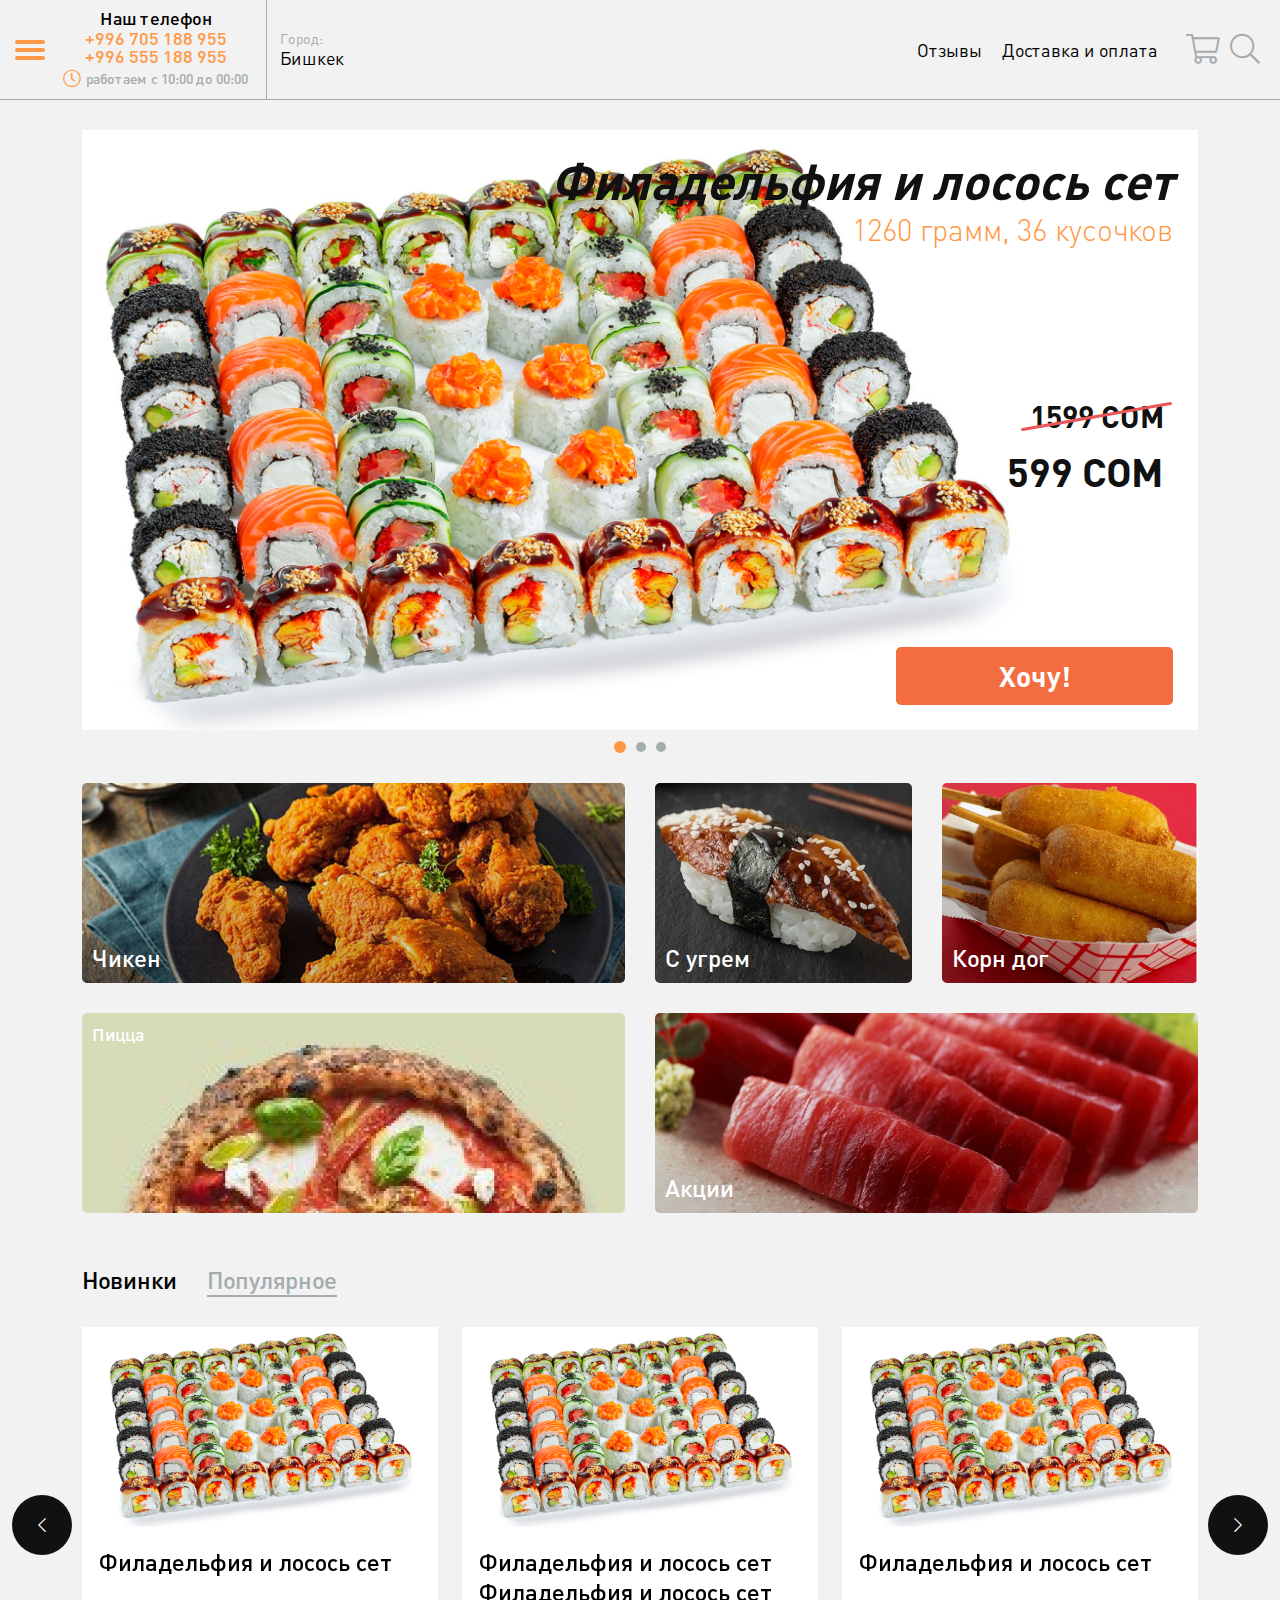
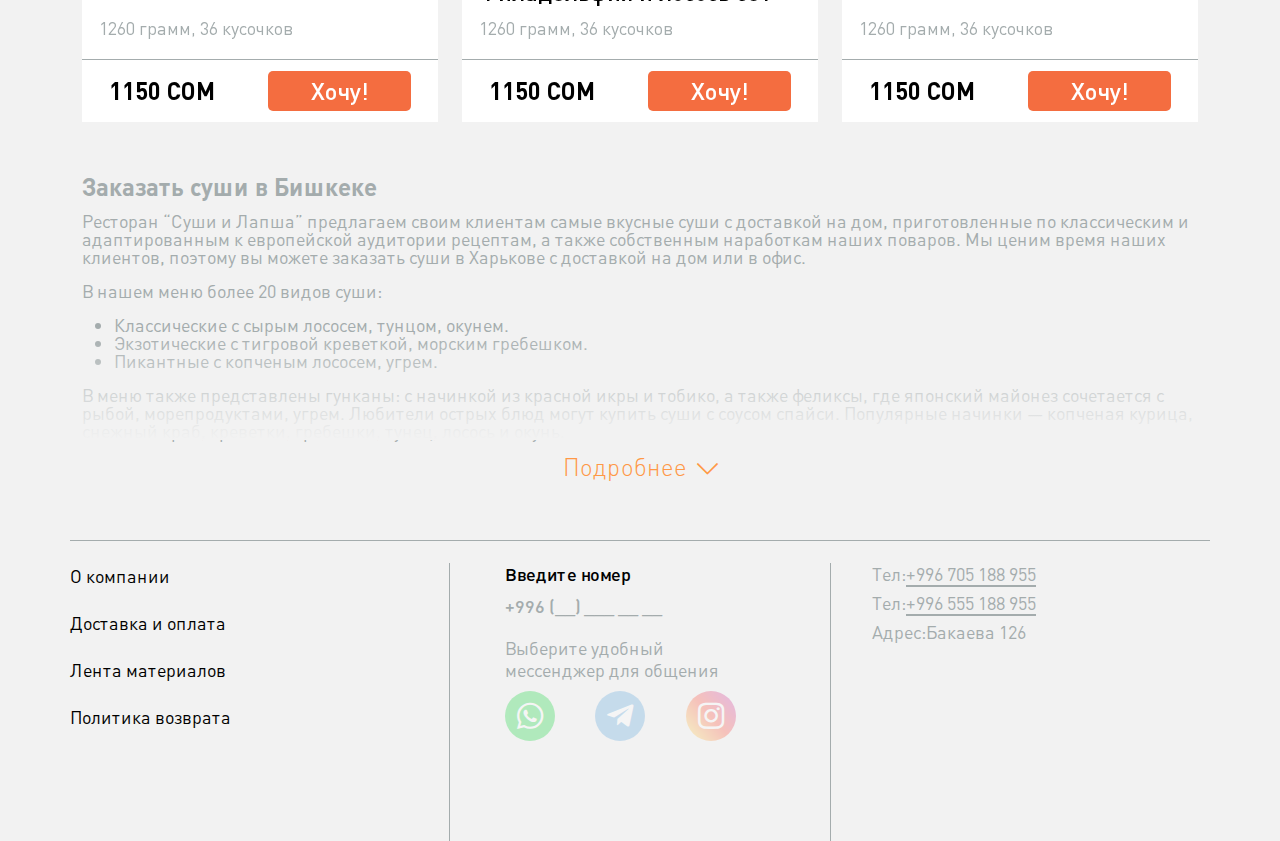
<file: index.html>
<!DOCTYPE html>
<html lang="en">
<head>
  <meta charset="UTF-8">
  <meta http-equiv="X-UA-Compatible" content="IE=edge">
  <meta name="viewport" content="width=device-width, initial-scale=1.0">
  <title>Romsen</title>
  <link rel="stylesheet" href="css/bootstrap.css">
  <link rel="stylesheet" href="css/main.css">
</head>
<body>
  
  <!-- navbar -->
  <nav class="navbar">
    <div class="navbar-navigation d-flex align-items-center">
      <a href="#!" class="navbar-navigation__logo d-md-none d-flex">
        <img src="images/logo.png" alt="">
      </a>
      <a href="#menu" data-bs-toggle="offcanvas" class="navbar-navigation__btn d-md-flex d-none flex-column justify-content-center">
        <span></span>
        <span></span>
        <span></span>
      </a>
    </div>
    <div class="navbar-contacts d-flex flex-md-column flex-row align-items-center flex-md-grow-0 flex-grow-1 justify-content-around">
      <div class="navbar-contacts__phones d-flex flex-column align-items-center">
        <h3>Наш телефон</h3>
        <a href="#!">+996 705 188 955</a>
        <a href="#!">+996 555 188 955</a>
      </div>
      <p class="navbar-contacts__time f300 icon-clock d-flex flex-md-row flex-column align-items-center">
        <span>работаем</span>
        <span>с 10:00 до 00:00</span>
      </p>
    </div>
    <div class="navbar-info d-md-flex d-none align-items-center justify-content-between flex-grow-1">
      <div class="navbar-info__location">
        <p>Город:</p>
        <h3>Бишкек</h3>
      </div>
      <div class="navbar-info__links d-flex align-items-center">
        <a href="reviews.html">Отзывы</a>
        <a href="#!">Доставка и оплата</a>
      </div>
    </div>
    <div class="navbar-icons d-flex align-items-center">
      <a href="#cart" data-bs-toggle="offcanvas" class="f300 icon-cart d-md-flex d-none"></a>
      <a href="#!" class="f300 icon-search"></a>
    </div>
  </nav>
  <nav class="navbar-bottom d-md-none d-flex justify-content-center fixed-bottom w-100">
    <a href="#menu" data-bs-toggle="offcanvas" class="navbar-bottom__link d-flex flex-column align-items-center">
      <img src="images/icon-menu-bottom/icon1.svg" alt="">
      <span>Меню</span>
    </a>
    <a href="#cart" data-bs-toggle="offcanvas" class="navbar-bottom__link d-flex flex-column align-items-center">
      <img src="images/icon-menu-bottom/icon2.svg" alt="">
      <span>Корзина</span>
    </a>
    <a href="#!" class="navbar-bottom__link d-flex flex-column align-items-center">
      <img src="images/icon-menu-bottom/icon3.svg" alt="">
      <span>Отзывы</span>
    </a>
  </nav>
  <!-- menu-left -->
  <div class="offcanvas offcanvas-start menu" id="menu">
    <div class="offcanvas-header flex-column align-items-center">
      <button type="button" class="btn-close align-self-end" data-bs-dismiss="offcanvas"></button>
      <a href="index.html" class="menu-logo d-flex flex-column align-items-center">
        <img src="images/logo.png" alt="">
        <span>romsem</span>
      </a>
    </div>
    <div class="offcanvas-body d-flex justify-content-center">
      <ul class="menu-list navbar-nav">
        <li><a class="" href="#!"><img src="images/icon-menu/item1.svg" alt=""><span>Пицца</span></a></li>
        <li><a class="" href="#!"><img src="images/icon-menu/item2.svg" alt=""><span>Сеты</span></a></li>
        <li><a class="" href="#!"><img src="images/icon-menu/item3.svg" alt=""><span>WOK</span></a></li>
        <li><a class="" href="#!"><img src="images/icon-menu/item4.svg" alt=""><span>Роллы</span></a></li>
        <li><a class="" href="#!"><img src="images/icon-menu/item5.svg" alt=""><span>Суши</span></a></li>
        <li><a class="soon" href="#!"><img src="images/icon-menu/item6.svg" alt=""><span>Салаты</span></a></li>
        <li><a class="soon" href="#!"><img src="images/icon-menu/item7.svg" alt=""><span>Супы</span></a></li>
        <li><a class="" href="#!"><img src="images/icon-menu/item8.svg" alt=""><span>Корн доги</span></a></li>
        <li><a class="" href="#!"><img src="images/icon-menu/item9.svg" alt=""><span>Напитки</span></a></li>
        <li><a class="" href="#!"><img src="images/icon-menu/item10.svg" alt=""><span>Акции</span></a></li>
      </ul>
    </div>
  </div>
  <!-- menu-left end -->
  <!-- menu-right -->
  <div class="offcanvas offcanvas-end cart" id="cart">
    <div class="offcanvas-header">
      <button type="button" class="btn-close" data-bs-dismiss="offcanvas"></button>
    </div>
    <div class="offcanvas-body">
      <div class="cart-products d-flex flex-column align-items-center">
        <h3>Ваша корзина пуста.</h3>
        <a href="#!">Добавьте же скорее что-нибудь!</a>
        <p>Бесплатная доставка от 800 СОМ</p>
      </div>
      <div class="cart-location d-flex flex-column align-items-center">
        <div class="cart-location__map">
          <iframe src="https://www.google.com/maps/embed?pb=!1m18!1m12!1m3!1d33085.97329625019!2d74.57597465452409!3d42.864094454504226!2m3!1f0!2f0!3f0!3m2!1i1024!2i768!4f13.1!3m3!1m2!1s0x389eb7b0b531a1db%3A0x13bdf575e8c155c9!2z0JTQstC1INCf0LDQu9C-0YfQutC4!5e0!3m2!1sru!2s!4v1640274874205!5m2!1sru!2s" loading="lazy"></iframe>
        </div>
        <span class="icon-marker f300"></span>
        <h3>Укажите адрес</h3>
        <a href="#!">И узнайте время доставки</a>
      </div>
    </div>
  </div>
  <!-- menu-right end -->
  <!-- navbar end -->
  
  <!-- header-slider -->
  <header class="header-slider container d-md-flex d-none">
    <div id="header-slider" class="carousel slide carousel-fade w-100" data-bs-interval="2000" data-bs-ride="carousel">
      <div class="carousel-inner">
        <div class="carousel-item active">
          <img src="images/sets/Rectangle1.png" alt="">
          <div class="carousel-caption d-flex flex-column align-items-end justify-content-between">
            <div class="carousel-caption__text">
              <h3>Филадельфия и лосось сет</h3>
              <p>1260 грамм, 36 кусочков</p>
            </div>
            <div class="carousel-caption__price d-flex flex-column align-items-end">
              <span class="carousel-caption__price--old">1599 СОМ</span>
              <span class="carousel-caption__price--new">599 СОМ</span>
            </div>
            <a href="#!" class="carousel-caption__btn">Хочу!</a>
          </div>
        </div>
        <div class="carousel-item">
          <img src="images/sets/Rectangle2.png" alt="">
          <div class="carousel-caption d-flex flex-column align-items-end justify-content-between">
            <div class="carousel-caption__text">
              <h3>Филадельфия и лосось сет</h3>
              <p>1260 грамм, 36 кусочков</p>
            </div>
            <div class="carousel-caption__price d-flex flex-column align-items-end">
              <span class="carousel-caption__price--old">1599 СОМ</span>
              <span class="carousel-caption__price--new">599 СОМ</span>
            </div>
            <a href="#!" class="carousel-caption__btn">Хочу!</a>
          </div>
        </div>
        <div class="carousel-item">
          <img src="images/sets/Rectangle3.png" alt="">
          <div class="carousel-caption d-flex flex-column align-items-end justify-content-between">
            <div class="carousel-caption__text">
              <h3>Филадельфия и лосось сет</h3>
              <p>1260 грамм, 36 кусочков</p>
            </div>
            <div class="carousel-caption__price d-flex flex-column align-items-end">
              <span class="carousel-caption__price--old">1599 СОМ</span>
              <span class="carousel-caption__price--new">599 СОМ</span>
            </div>
            <a href="#!" class="carousel-caption__btn">Хочу!</a>
          </div>
        </div>
      </div>
      
      <ul class="carousel-indicators">
        <li data-bs-target="#header-slider" data-bs-slide-to="0" class="active"></li>
        <li data-bs-target="#header-slider" data-bs-slide-to="1"></li>
        <li data-bs-target="#header-slider" data-bs-slide-to="2"></li>
      </ul>
    </div>
  </header>
  <!-- header-slider end -->
  
  <!-- categories -->
  <section class="categories container">
    <div class="row categories__items">
      <div class="col-6 order-md-last">
        <a href="#!" class="categories-item">
          <img src="images/category/item1.jpg" alt="" class="categories-item__img">
          <p>Пицца</p>
        </a>
      </div>
      <div class="col-6 d-md-none d-flex">
        <a href="#!" class="categories-item">
          <img src="images/category/item2.jpg" alt="" class="categories-item__img">
          <p>Сеты</p>
        </a>
      </div>
      <div class="col-6 d-md-none d-flex">
        <a href="#!" class="categories-item">
          <img src="images/category/item3.jpg" alt="" class="categories-item__img">
          <p>WOK</p>
        </a>
      </div>
      <div class="col-6 d-md-none d-flex">
        <a href="#!" class="categories-item">
          <img src="images/category/item4.jpg" alt="" class="categories-item__img">
          <p>Роллы</p>
        </a>
      </div>
      <div class="col-6 d-md-none d-flex">
        <a href="#!" class="categories-item">
          <img src="images/category/item5.jpg" alt="" class="categories-item__img">
          <p>Суши</p>
        </a>
      </div>
      <div class="col-6 d-md-none d-flex soon">
        <a href="#!" class="categories-item">
          <img src="images/category/item6.jpg" alt="" class="categories-item__img">
          <p>Супы</p>
        </a>
      </div>
      <div class="col-6 d-md-none d-flex soon">
        <a href="#!" class="categories-item">
          <img src="images/category/item7.jpg" alt="" class="categories-item__img">
          <p>Салаты</p>
        </a>
      </div>
      <div class="col-6 d-md-none d-flex">
        <a href="#!" class="categories-item">
          <img src="images/category/item8.jpg" alt="" class="categories-item__img">
          <p>Напитки</p>
        </a>
      </div>
      <div class="col-12 d-md-none d-flex">
        <a href="#!" class="categories-item">
          <img src="images/category/item9.jpg" alt="" class="categories-item__img">
          <p>Комбо</p>
        </a>
      </div>
      <div class="col-6 col-md-3">
        <a href="#!" class="categories-item">
          <img src="images/category/item10.jpg" alt="" class="categories-item__img">
          <p>С угрем</p>
        </a>
      </div>
      <div class="col-6 col-md-3">
        <a href="#!" class="categories-item">
          <img src="images/category/item11.jpg" alt="" class="categories-item__img">
          <p>Корн дог</p>
        </a>
      </div>
      <div class="col-12 col-md-6 order-md-first">
        <a href="#!" class="categories-item">
          <img src="images/category/item12.jpg" alt="" class="categories-item__img">
          <p>Чикен</p>
        </a>
      </div>
      <div class="col-12 col-md-6 order-md-last">
        <a href="#!" class="categories-item">
          <img src="images/category/item13.jpg" alt="" class="categories-item__img">
          <p>Акции</p>
        </a>
      </div>
    </div>
  </section>
  <!-- categories end -->
  
  <!-- tabs -->
  <section class="tabs d-md-flex flex-column d-none">
    <div class="container">
      <div class="nav tabs-links">
        <a href="#link1" data-bs-toggle="tab" class="active">Новинки</a>
        <a href="#link2" data-bs-toggle="tab">Популярное</a>
      </div>
    </div>
    <div class="container-fluid">
      <div class="tab-content">
        <div class="tab-pane show fade active" id="link1">
          <div id="new-product" class="carousel slide" data-bs-ride="carousel">
            <div class="container">
              <div class="carousel-inner">
                <div class="carousel-item active">
                  <div class="row">
                    <div class="col-4">
                      <div class="product-card d-flex flex-column align-items-center">
                        <img src="images/sets/Rectangle1.png" alt="" class="product-card__img">
                        <div class="product-card__content h-100 justify-content-between d-flex flex-column w-100">
                          <div class="product-card__content--text flex-grow-1 justify-content-between d-flex flex-column w-100">
                            <h3>Филадельфия и лосось сет</h3>
                            <p>1260 грамм, 36 кусочков</p>
                          </div>
                          <div class="product-card__content--price d-flex w-100 flex-lg-row flex-column align-items-center justify-content-around">
                            <span>1150 СОМ</span>
                            <a href="#!" class="product-card__btn">Хочу!</a>
                          </div>
                        </div>
                      </div>
                    </div>
                    <div class="col-4">
                      <div class="product-card d-flex flex-column align-items-center">
                        <img src="images/sets/Rectangle1.png" alt="" class="product-card__img">
                        <div class="product-card__content h-100 justify-content-between d-flex flex-column w-100">
                          <div class="product-card__content--text flex-grow-1 justify-content-between d-flex flex-column w-100">
                            <h3>Филадельфия и лосось сет Филадельфия и лосось сет</h3>
                            <p>1260 грамм, 36 кусочков</p>
                          </div>
                          <div class="product-card__content--price d-flex w-100 flex-lg-row flex-column align-items-center justify-content-around">
                            <span>1150 СОМ</span>
                            <a href="#!" class="product-card__btn">Хочу!</a>
                          </div>
                        </div>
                      </div>
                    </div>
                    <div class="col-4">
                      <div class="product-card d-flex flex-column align-items-center">
                        <img src="images/sets/Rectangle1.png" alt="" class="product-card__img">
                        <div class="product-card__content h-100 justify-content-between d-flex flex-column w-100">
                          <div class="product-card__content--text flex-grow-1 justify-content-between d-flex flex-column w-100">
                            <h3>Филадельфия и лосось сет</h3>
                            <p>1260 грамм, 36 кусочков</p>
                          </div>
                          <div class="product-card__content--price d-flex w-100 flex-lg-row flex-column align-items-center justify-content-around">
                            <span>1150 СОМ</span>
                            <a href="#!" class="product-card__btn">Хочу!</a>
                          </div>
                        </div>
                      </div>
                    </div>
                  </div>
                </div>
                <div class="carousel-item">
                  <div class="row">
                    <div class="col-4">
                      <div class="product-card d-flex flex-column align-items-center">
                        <img src="images/sets/Rectangle1.png" alt="" class="product-card__img">
                        <div class="product-card__content h-100 justify-content-between d-flex flex-column w-100">
                          <div class="product-card__content--text flex-grow-1 justify-content-between d-flex flex-column w-100">
                            <h3>Филадельфия и лосось сет</h3>
                            <p>1260 грамм, 36 кусочков</p>
                          </div>
                          <div class="product-card__content--price d-flex w-100 flex-lg-row flex-column align-items-center justify-content-around">
                            <span>1150 СОМ</span>
                            <a href="#!" class="product-card__btn">Хочу!</a>
                          </div>
                        </div>
                      </div>
                    </div>
                    <div class="col-4">
                      <div class="product-card d-flex flex-column align-items-center">
                        <img src="images/sets/Rectangle1.png" alt="" class="product-card__img">
                        <div class="product-card__content h-100 justify-content-between d-flex flex-column w-100">
                          <div class="product-card__content--text flex-grow-1 justify-content-between d-flex flex-column w-100">
                            <h3>Филадельфия и лосось сет Филадельфия и лосось сет</h3>
                            <p>1260 грамм, 36 кусочков</p>
                          </div>
                          <div class="product-card__content--price d-flex w-100 flex-lg-row flex-column align-items-center justify-content-around">
                            <span>1150 СОМ</span>
                            <a href="#!" class="product-card__btn">Хочу!</a>
                          </div>
                        </div>
                      </div>
                    </div>
                    <div class="col-4">
                      <div class="product-card d-flex flex-column align-items-center">
                        <img src="images/sets/Rectangle1.png" alt="" class="product-card__img">
                        <div class="product-card__content h-100 justify-content-between d-flex flex-column w-100">
                          <div class="product-card__content--text flex-grow-1 justify-content-between d-flex flex-column w-100">
                            <h3>Филадельфия и лосось сет</h3>
                            <p>1260 грамм, 36 кусочков</p>
                          </div>
                          <div class="product-card__content--price d-flex w-100 flex-lg-row flex-column align-items-center justify-content-around">
                            <span>1150 СОМ</span>
                            <a href="#!" class="product-card__btn">Хочу!</a>
                          </div>
                        </div>
                      </div>
                    </div>
                  </div>
                </div>
              </div>
            </div>
            <a class="carousel-control-prev f300 icon-arr-left" href="#new-product" data-bs-slide="prev"></a>
            <a class="carousel-control-next f300 icon-arr-right" href="#new-product" data-bs-slide="next"></a>
          </div>
        </div>
        <div class="tab-pane show fade " id="link2">
          <div id="popular-product" class="carousel slide" data-bs-ride="carousel">
            <div class="container">
              <div class="carousel-inner">
                <div class="carousel-item active">
                  <div class="row">
                    <div class="col-4">
                      <div class="product-card d-flex flex-column align-items-center">
                        <img src="images/sets/Rectangle1.png" alt="" class="product-card__img">
                        <div class="product-card__content h-100 justify-content-between d-flex flex-column w-100">
                          <div class="product-card__content--text flex-grow-1 justify-content-between d-flex flex-column w-100">
                            <h3>Филадельфия и лосось сет</h3>
                            <p>1260 грамм, 36 кусочков</p>
                          </div>
                          <div class="product-card__content--price d-flex w-100 flex-lg-row flex-column align-items-center justify-content-around">
                            <span>1150 СОМ</span>
                            <a href="#!" class="product-card__btn">Хочу!</a>
                          </div>
                        </div>
                      </div>
                    </div>
                    <div class="col-4">
                      <div class="product-card d-flex flex-column align-items-center">
                        <img src="images/sets/Rectangle1.png" alt="" class="product-card__img">
                        <div class="product-card__content h-100 justify-content-between d-flex flex-column w-100">
                          <div class="product-card__content--text flex-grow-1 justify-content-between d-flex flex-column w-100">
                            <h3>Филадельфия и лосось сет Филадельфия и лосось сет</h3>
                            <p>1260 грамм, 36 кусочков</p>
                          </div>
                          <div class="product-card__content--price d-flex w-100 flex-lg-row flex-column align-items-center justify-content-around">
                            <span>1150 СОМ</span>
                            <a href="#!" class="product-card__btn">Хочу!</a>
                          </div>
                        </div>
                      </div>
                    </div>
                    <div class="col-4">
                      <div class="product-card d-flex flex-column align-items-center">
                        <img src="images/sets/Rectangle1.png" alt="" class="product-card__img">
                        <div class="product-card__content h-100 justify-content-between d-flex flex-column w-100">
                          <div class="product-card__content--text flex-grow-1 justify-content-between d-flex flex-column w-100">
                            <h3>Филадельфия и лосось сет</h3>
                            <p>1260 грамм, 36 кусочков</p>
                          </div>
                          <div class="product-card__content--price d-flex w-100 flex-lg-row flex-column align-items-center justify-content-around">
                            <span>1150 СОМ</span>
                            <a href="#!" class="product-card__btn">Хочу!</a>
                          </div>
                        </div>
                      </div>
                    </div>
                  </div>
                </div>
                <div class="carousel-item">
                  <div class="row">
                    <div class="col-4">
                      <div class="product-card d-flex flex-column align-items-center">
                        <img src="images/sets/Rectangle1.png" alt="" class="product-card__img">
                        <div class="product-card__content h-100 justify-content-between d-flex flex-column w-100">
                          <div class="product-card__content--text flex-grow-1 justify-content-between d-flex flex-column w-100">
                            <h3>Филадельфия и лосось сет</h3>
                            <p>1260 грамм, 36 кусочков</p>
                          </div>
                          <div class="product-card__content--price d-flex w-100 flex-lg-row flex-column align-items-center justify-content-around">
                            <span>1150 СОМ</span>
                            <a href="#!" class="product-card__btn">Хочу!</a>
                          </div>
                        </div>
                      </div>
                    </div>
                    <div class="col-4">
                      <div class="product-card d-flex flex-column align-items-center">
                        <img src="images/sets/Rectangle1.png" alt="" class="product-card__img">
                        <div class="product-card__content h-100 justify-content-between d-flex flex-column w-100">
                          <div class="product-card__content--text flex-grow-1 justify-content-between d-flex flex-column w-100">
                            <h3>Филадельфия и лосось сет Филадельфия и лосось сет</h3>
                            <p>1260 грамм, 36 кусочков</p>
                          </div>
                          <div class="product-card__content--price d-flex w-100 flex-lg-row flex-column align-items-center justify-content-around">
                            <span>1150 СОМ</span>
                            <a href="#!" class="product-card__btn">Хочу!</a>
                          </div>
                        </div>
                      </div>
                    </div>
                    <div class="col-4">
                      <div class="product-card d-flex flex-column align-items-center">
                        <img src="images/sets/Rectangle1.png" alt="" class="product-card__img">
                        <div class="product-card__content h-100 justify-content-between d-flex flex-column w-100">
                          <div class="product-card__content--text flex-grow-1 justify-content-between d-flex flex-column w-100">
                            <h3>Филадельфия и лосось сет</h3>
                            <p>1260 грамм, 36 кусочков</p>
                          </div>
                          <div class="product-card__content--price d-flex w-100 flex-lg-row flex-column align-items-center justify-content-around">
                            <span>1150 СОМ</span>
                            <a href="#!" class="product-card__btn">Хочу!</a>
                          </div>
                        </div>
                      </div>
                    </div>
                  </div>
                </div>
              </div>
            </div>
            <a class="carousel-control-prev f300 icon-arr-left" href="#popular-product" data-bs-slide="prev"></a>
            <a class="carousel-control-next f300 icon-arr-right" href="#popular-product" data-bs-slide="next"></a>
          </div>
        </div>
      </div>
    </div>
  </section>
  <!-- tabs end -->
  
  <!-- content -->
  <section class="content container">
    <div class="content-text position-relative">
      <h3>Заказать суши в Бишкеке</h3>
      <p>Ресторан “Суши и Лапша” предлагаем своим клиентам самые вкусные суши с доставкой на дом, приготовленные по классическим и адаптированным к европейской аудитории рецептам, а также собственным наработкам наших поваров. Мы ценим время наших клиентов, поэтому вы можете заказать суши в Харькове с доставкой на дом или в офис.</p>
      <p>В нашем меню более 20 видов суши:</p>
      <ul>
        <li>Классические с сырым лососем, тунцом, окунем.</li>
        <li>Экзотические с тигровой креветкой, морским гребешком.</li>
        <li>Пикантные с копченым лососем, угрем.</li>
      </ul>
      <p>В меню также представлены гунканы: с начинкой из красной икры и тобико, а также феликсы, где японский майонез сочетается с рыбой, морепродуктами, угрем. Любители острых блюд могут купить суши с соусом спайси. Популярные начинки — копченая курица, снежный краб, креветки, гребешки, тунец, лосось и окунь.</p>
    </div>
    <a href="#!" class="content-btn f300 icon-arr-down d-flex flex-row-reverse align-items-center justify-content-center">Подробнее</a>
  </section>
  <!-- content end -->
  
  <!-- footer -->
  <footer class="footer container">
    <div class="row">
      <div class="col-md-4 footer-box d-md-flex d-none">
        <ul class="footer-box__list navbar-nav">
          <li><a href="#!">О компании</a></li>
          <li><a href="#!">Доставка и оплата</a></li>
          <li><a href="#!">Лента материалов</a></li>
          <li><a href="#!">Политика возврата</a></li>
        </ul>
      </div>
      <div class="col-md-4 footer-box">
        <div class="footer-box__content">
          <h5 class="d-md-flex d-none">Введите номер</h5>
          <span class="d-md-flex d-none">+996 (__) ___ __ __</span>
          <p class="text-md-start text-center">Выберите удобный мессенджер для общения</p>
          <ul class="footer-box__content--social navbar-nav flex-row justify-content-between">
            <li><a href="#!" class="icon-whatsapp f400"></a></li>
            <li><a href="#!" class="icon-telegram f400"></a></li>
            <li><a href="#!" class="icon-instagram f400"></a></li>
          </ul>
        </div>
      </div>
      <div class="col-md-4 footer-box d-flex flex-column align-items-md-start align-items-center">
        <a href="#!" class="footer-box__phone">Тел:<span>+996 705 188 955</span></a>
        <a href="#!" class="footer-box__phone">Тел:<span>+996 555 188 955</span></a>
        <p class="footer-box__address">Адрес:Бакаева 126</p>
      </div>
    </div>
  </footer>
  <!-- footer end -->
  
  
  <script src="js/bootstrap.bundle.min.js"></script>
</body>
</html>
</file>
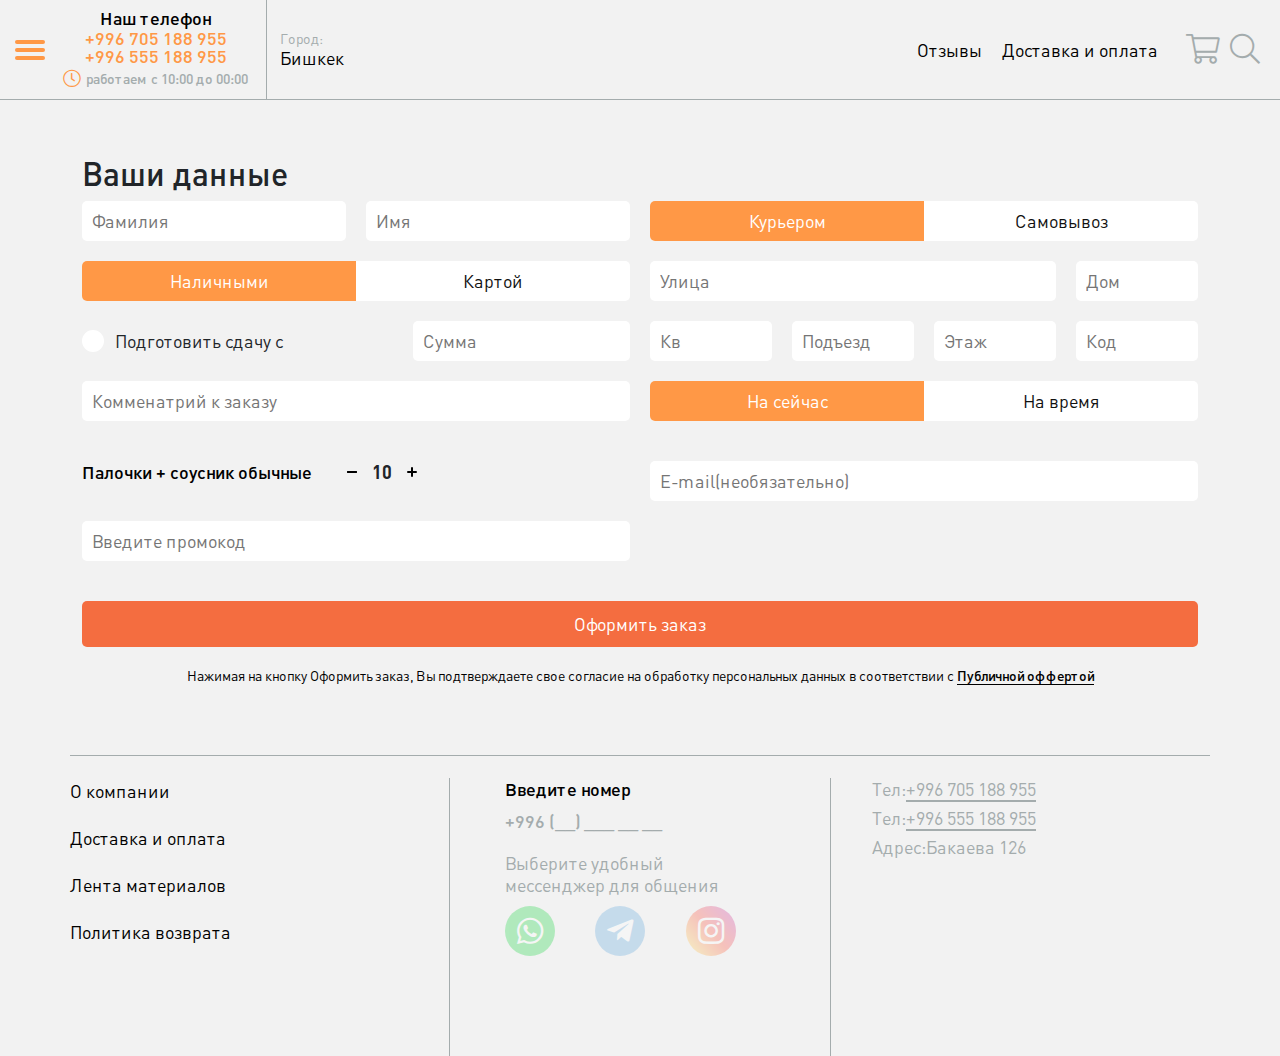
<file: form.html>
<!DOCTYPE html>
<html lang="en">
<head>
  <meta charset="UTF-8">
  <meta http-equiv="X-UA-Compatible" content="IE=edge">
  <meta name="viewport" content="width=device-width, initial-scale=1.0">
  <title>Document</title>
  <link rel="stylesheet" href="css/bootstrap.css">
  <link rel="stylesheet" href="css/main.css">
</head>
<body>
  
  <!-- navbar -->
  <nav class="navbar">
    <div class="navbar-navigation d-flex align-items-center">
      <a href="#!" class="navbar-navigation__logo d-md-none d-flex">
        <img src="images/logo.png" alt="">
      </a>
      <a href="#menu" data-bs-toggle="offcanvas" class="navbar-navigation__btn d-md-flex d-none flex-column justify-content-center">
        <span></span>
        <span></span>
        <span></span>
      </a>
    </div>
    <div class="navbar-contacts d-flex flex-md-column flex-row align-items-center flex-md-grow-0 flex-grow-1 justify-content-around">
      <div class="navbar-contacts__phones d-flex flex-column align-items-center">
        <h3>Наш телефон</h3>
        <a href="#!">+996 705 188 955</a>
        <a href="#!">+996 555 188 955</a>
      </div>
      <p class="navbar-contacts__time f300 icon-clock d-flex flex-md-row flex-column align-items-center">
        <span>работаем</span>
        <span>с 10:00 до 00:00</span>
      </p>
    </div>
    <div class="navbar-info d-md-flex d-none align-items-center justify-content-between flex-grow-1">
      <div class="navbar-info__location">
        <p>Город:</p>
        <h3>Бишкек</h3>
      </div>
      <div class="navbar-info__links d-flex align-items-center">
        <a href="#!">Отзывы</a>
        <a href="#!">Доставка и оплата</a>
      </div>
    </div>
    <div class="navbar-icons d-flex align-items-center">
      <a href="#cart" data-bs-toggle="offcanvas" class="f300 icon-cart d-md-flex d-none"></a>
      <a href="#!" class="f300 icon-search"></a>
    </div>
  </nav>
  <nav class="navbar-bottom d-md-none d-flex justify-content-center fixed-bottom w-100">
    <a href="#menu" data-bs-toggle="offcanvas" class="navbar-bottom__link d-flex flex-column align-items-center">
      <img src="images/icon-menu-bottom/icon1.svg" alt="">
      <span>Меню</span>
    </a>
    <a href="#cart" data-bs-toggle="offcanvas" class="navbar-bottom__link d-flex flex-column align-items-center">
      <img src="images/icon-menu-bottom/icon2.svg" alt="">
      <span>Корзина</span>
    </a>
    <a href="#!" class="navbar-bottom__link d-flex flex-column align-items-center">
      <img src="images/icon-menu-bottom/icon3.svg" alt="">
      <span>Отзывы</span>
    </a>
  </nav>
  <!-- menu-left -->
  <div class="offcanvas offcanvas-start menu" id="menu">
    <div class="offcanvas-header flex-column align-items-center">
      <button type="button" class="btn-close align-self-end" data-bs-dismiss="offcanvas"></button>
      <a href="#!" class="menu-logo d-flex flex-column align-items-center">
        <img src="images/logo.png" alt="">
        <span>romsem</span>
      </a>
    </div>
    <div class="offcanvas-body d-flex justify-content-center">
      <ul class="menu-list navbar-nav">
        <li><a class="" href="#!"><img src="images/icon-menu/item1.svg" alt=""><span>Пицца</span></a></li>
        <li><a class="" href="#!"><img src="images/icon-menu/item2.svg" alt=""><span>Сеты</span></a></li>
        <li><a class="" href="#!"><img src="images/icon-menu/item3.svg" alt=""><span>WOK</span></a></li>
        <li><a class="" href="#!"><img src="images/icon-menu/item4.svg" alt=""><span>Роллы</span></a></li>
        <li><a class="" href="#!"><img src="images/icon-menu/item5.svg" alt=""><span>Суши</span></a></li>
        <li><a class="soon" href="#!"><img src="images/icon-menu/item6.svg" alt=""><span>Салаты</span></a></li>
        <li><a class="soon" href="#!"><img src="images/icon-menu/item7.svg" alt=""><span>Супы</span></a></li>
        <li><a class="" href="#!"><img src="images/icon-menu/item8.svg" alt=""><span>Корн доги</span></a></li>
        <li><a class="" href="#!"><img src="images/icon-menu/item9.svg" alt=""><span>Напитки</span></a></li>
        <li><a class="" href="#!"><img src="images/icon-menu/item10.svg" alt=""><span>Акции</span></a></li>
      </ul>
    </div>
  </div>
  <!-- menu-left end -->
  <!-- menu-right -->
  <div class="offcanvas offcanvas-end cart" id="cart">
    <div class="offcanvas-header">
      <button type="button" class="btn-close" data-bs-dismiss="offcanvas"></button>
    </div>
    <div class="offcanvas-body">
      <div class="cart-products d-flex flex-column align-items-center">
        <h3>Ваша корзина пуста.</h3>
        <a href="#!">Добавьте же скорее что-нибудь!</a>
        <p>Бесплатная доставка от 800 СОМ</p>
      </div>
      <div class="cart-location d-flex flex-column align-items-center">
        <div class="cart-location__map">
          <iframe src="https://www.google.com/maps/embed?pb=!1m18!1m12!1m3!1d33085.97329625019!2d74.57597465452409!3d42.864094454504226!2m3!1f0!2f0!3f0!3m2!1i1024!2i768!4f13.1!3m3!1m2!1s0x389eb7b0b531a1db%3A0x13bdf575e8c155c9!2z0JTQstC1INCf0LDQu9C-0YfQutC4!5e0!3m2!1sru!2s!4v1640274874205!5m2!1sru!2s" loading="lazy"></iframe>
        </div>
        <span class="icon-marker f300"></span>
        <h3>Укажите адрес</h3>
        <a href="#!">И узнайте время доставки</a>
      </div>
    </div>
  </div>
  <!-- menu-right end -->
  <!-- navbar end -->
  
  <!-- form -->
  <section class="form container">
    <h2 class="text-md-start text-center">Ваши данные</h2>
    <form action="" class="row">
      <div class="col-md-6 form-info">
        <div class="row">
          <div class="col-6">
            <input type="text" name="surname" placeholder="Фамилия">
          </div>
          <div class="col-6">
            <input type="text" name="name" placeholder="Имя">
          </div>
        </div>
      </div>
      <div class="col-md-6 form-delivery">
        <div class="nav">
          <a href="#delivery1" data-bs-toggle="tab" class="active">Курьером</a>
          <a href="#delivery2" data-bs-toggle="tab">Самовывоз</a>
        </div>
      </div>
      <div class="col-md-6 form-payment">
        <div class="nav">
          <a href="#payment1" data-bs-toggle="tab" class="active">Наличными</a>
          <a href="#payment2" data-bs-toggle="tab">Картой</a>
        </div>
        <div class="tab-content">
          <div class="tab-pane fade show active" id="payment1">
            <div class="row payment1">
              <div class="col-7">
                <label class="checkbox">
                  <input type="checkbox" name="check" value="check">
                  <span class="checkbox-text">
                    Подготовить сдачу с 
                    <span class="icon-check f300"></span>
                  </span>
                </label>
              </div>
              <div class="col-5">
                <input type="text" name="money" placeholder="Сумма">
              </div>
            </div>
          </div>
          <div class="tab-pane fade show " id="payment2">
            <div class="row payment2">
              <div class="col-12">
                <input type="text" name="card" placeholder="Номер карты">
              </div>
            </div>
          </div>
        </div>
      </div>
      <div class="col-md-6 form-address">
        <div class="tab-content">
          <div class="tab-pane fade show active" id="delivery1">
            <div class="row">
              <div class="col-sm-9 col-12">
                <input type="text" name="street" placeholder="Улица">
              </div>
              <div class="col-sm-3 col-12">
                <input type="text" name="house" placeholder="Дом">
              </div>
              <div class="col-sm-3 col-6">
                <input type="text" name="apartment" placeholder="Кв">
              </div>
              <div class="col-sm-3 col-6">
                <input type="text" name="entrance" placeholder="Подъезд">
              </div>
              <div class="col-sm-3 col-6">
                <input type="text" name="floor" placeholder="Этаж">
              </div>
              <div class="col-sm-3 col-6">
                <input type="text" name="code" placeholder="Код">
              </div>
            </div>
          </div>
          <div class="tab-pane fade show" id="delivery2">
            <div class="row">
              <div class="col-12">
                <input type="text" name="phone" placeholder="телефон">
              </div>
            </div>
          </div>
        </div>
      </div>
      <div class="col-md-6 form-comments">
        <input type="text" name="comments" placeholder="Комменатрий к заказу">
      </div>
      <div class="col-md-6 form-time">
        <div class="nav">
          <a href="#time1" data-bs-toggle="tab" class="active">На сейчас</a>
          <a href="#time2" data-bs-toggle="tab">На время</a>
        </div>
        <div class="tab-content">
          <div class="tab-pane fade show active" id="time1"></div>
          <div class="tab-pane fade show" id="time2">
            <div class="row">
              <div class="col-6">
                <input type="text" name="hours" placeholder="часы">
              </div>
              <div class="col-6">
                <input type="text" name="minutes" placeholder="Минуты">
              </div>
            </div>
          </div>
        </div>
      </div>
      <div class="col-md-6 form-cutlery">
        <p>Палочки + соусник обычные</p>
        <div class="form-cutlery__num">
          <span class="form-cutlery__num--symbol">-</span>
          <span class="form-cutlery__num--amount">10</span>
          <span class="form-cutlery__num--symbol">+</span>
        </div>
      </div>
      <div class="col-md-6 form-email">
        <input type="email" name="email" placeholder="E-mail(необязательно)">
      </div>
      <div class="col-md-6 form-promo">
        <input type="text" name="promocode" placeholder="Введите промокод">
      </div>
      <div class="col-12"></div>
      <div class="col-12">
        <button class="form-btn" type="button">Оформить заказ</button>
      </div>
      <div class="col-12 form-offer">
        <p>Нажимая на кнопку Оформить заказ, Вы подтверждаете свое согласие на обработку персональных данных в соответствии с <a href="#!">Публичной оффертой</a></p>
      </div>
    </form>
  </section>
  <!-- form end -->
  
  <!-- footer -->
  <footer class="footer container">
    <div class="row">
      <div class="col-md-4 footer-box d-md-flex d-none">
        <ul class="footer-box__list navbar-nav">
          <li><a href="#!">О компании</a></li>
          <li><a href="#!">Доставка и оплата</a></li>
          <li><a href="#!">Лента материалов</a></li>
          <li><a href="#!">Политика возврата</a></li>
        </ul>
      </div>
      <div class="col-md-4 footer-box">
        <div class="footer-box__content">
          <h5 class="d-md-flex d-none">Введите номер</h5>
          <span class="d-md-flex d-none">+996 (__) ___ __ __</span>
          <p class="text-md-start text-center">Выберите удобный мессенджер для общения</p>
          <ul class="footer-box__content--social navbar-nav flex-row justify-content-between">
            <li><a href="#!" class="icon-whatsapp f400"></a></li>
            <li><a href="#!" class="icon-telegram f400"></a></li>
            <li><a href="#!" class="icon-instagram f400"></a></li>
          </ul>
        </div>
      </div>
      <div class="col-md-4 footer-box d-flex flex-column align-items-md-start align-items-center">
        <a href="#!" class="footer-box__phone">Тел:<span>+996 705 188 955</span></a>
        <a href="#!" class="footer-box__phone">Тел:<span>+996 555 188 955</span></a>
        <p class="footer-box__address">Адрес:Бакаева 126</p>
      </div>
    </div>
  </footer>
  <!-- footer end -->
  
  
  <script src="js/bootstrap.bundle.min.js"></script>
</body>
</html>
</file>
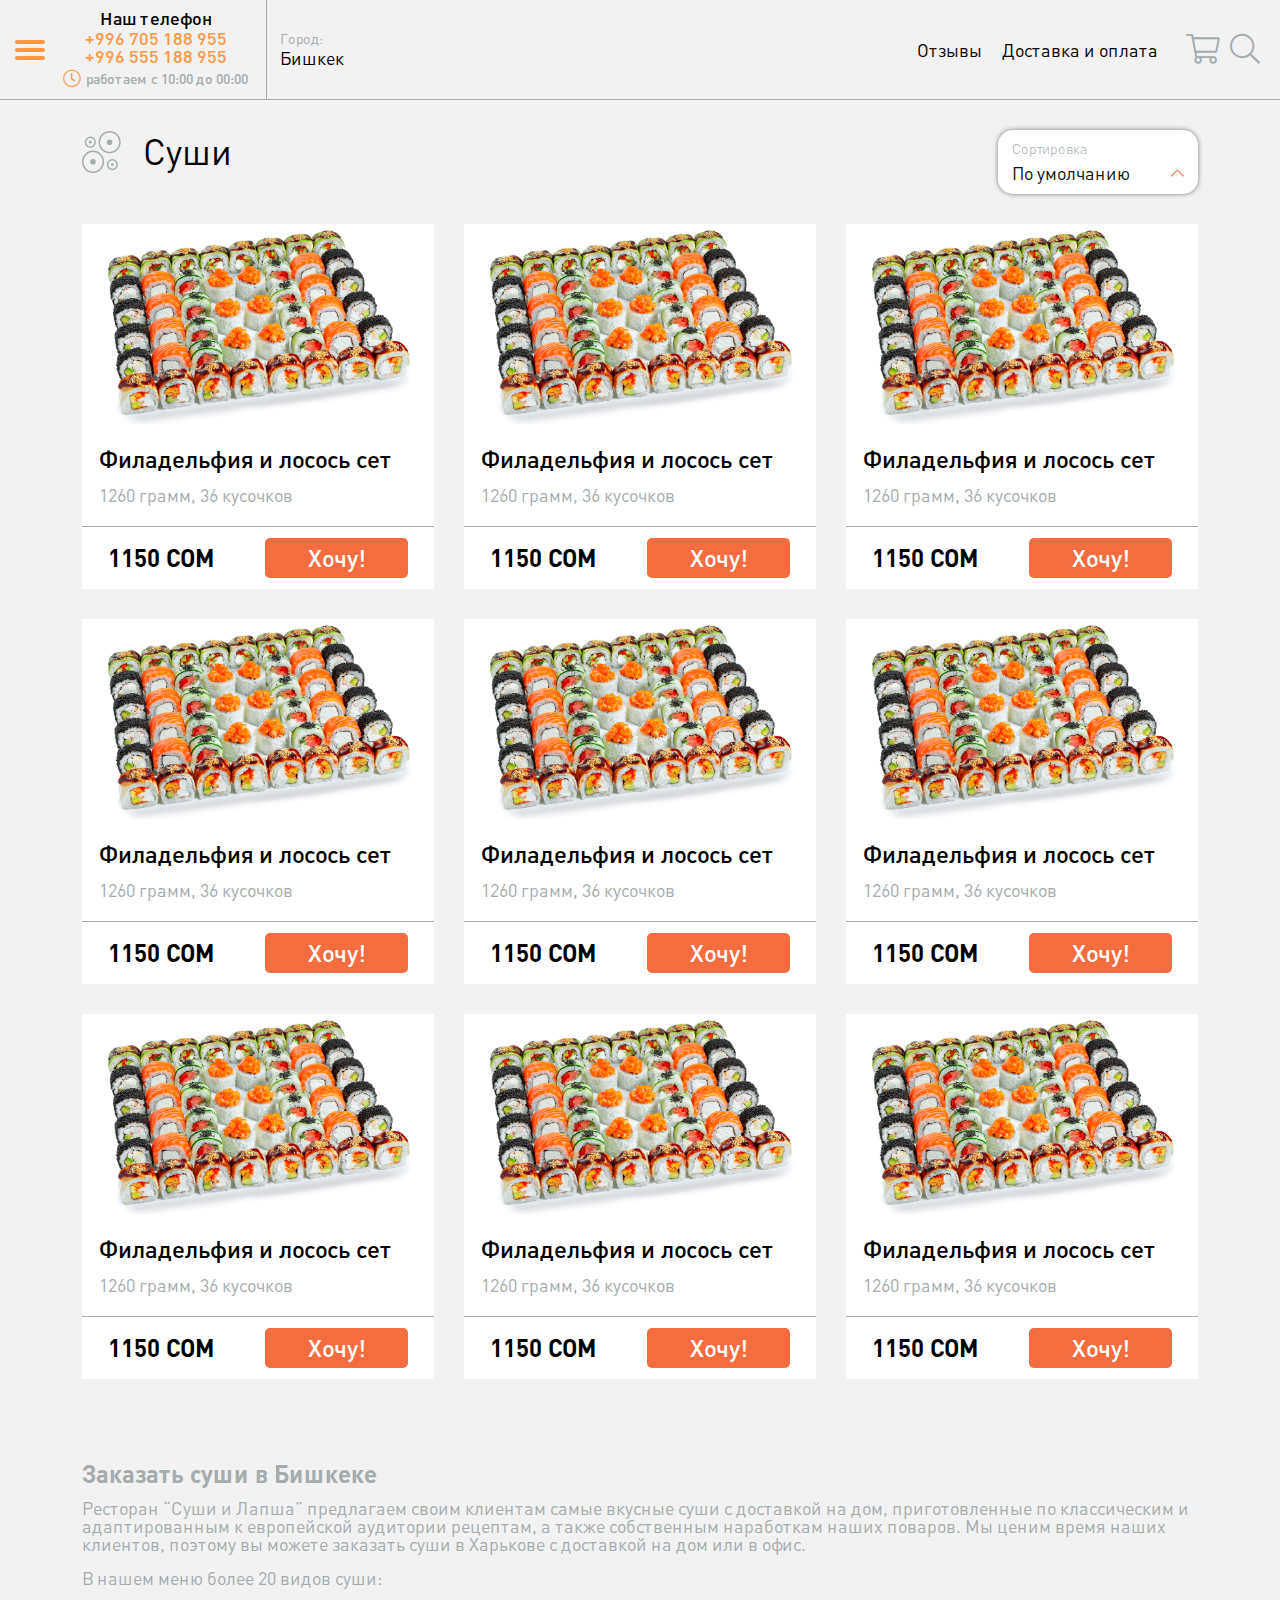
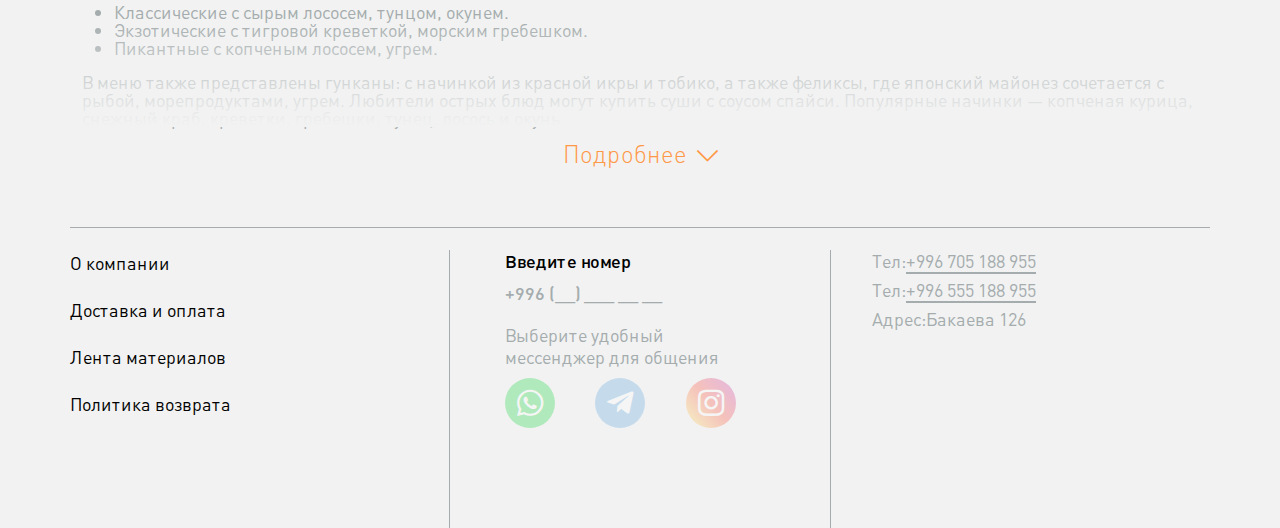
<file: goods.html>
<!DOCTYPE html>
<html lang="en">
<head>
  <meta charset="UTF-8">
  <meta http-equiv="X-UA-Compatible" content="IE=edge">
  <meta name="viewport" content="width=device-width, initial-scale=1.0">
  <title>Document</title>
  <link rel="stylesheet" href="css/bootstrap.css">
  <link rel="stylesheet" href="css/main.css">
</head>
<body>
  
  <!-- navbar -->
  <nav class="navbar">
    <div class="navbar-navigation d-flex align-items-center">
      <a href="#!" class="navbar-navigation__logo d-md-none d-flex">
        <img src="images/logo.png" alt="">
      </a>
      <a href="#menu" data-bs-toggle="offcanvas" class="navbar-navigation__btn d-md-flex d-none flex-column justify-content-center">
        <span></span>
        <span></span>
        <span></span>
      </a>
    </div>
    <div class="navbar-contacts d-flex flex-md-column flex-row align-items-center flex-md-grow-0 flex-grow-1 justify-content-around">
      <div class="navbar-contacts__phones d-flex flex-column align-items-center">
        <h3>Наш телефон</h3>
        <a href="#!">+996 705 188 955</a>
        <a href="#!">+996 555 188 955</a>
      </div>
      <p class="navbar-contacts__time f300 icon-clock d-flex flex-md-row flex-column align-items-center">
        <span>работаем</span>
        <span>с 10:00 до 00:00</span>
      </p>
    </div>
    <div class="navbar-info d-md-flex d-none align-items-center justify-content-between flex-grow-1">
      <div class="navbar-info__location">
        <p>Город:</p>
        <h3>Бишкек</h3>
      </div>
      <div class="navbar-info__links d-flex align-items-center">
        <a href="#!">Отзывы</a>
        <a href="#!">Доставка и оплата</a>
      </div>
    </div>
    <div class="navbar-icons d-flex align-items-center">
      <a href="#cart" data-bs-toggle="offcanvas" class="f300 icon-cart d-md-flex d-none"></a>
      <a href="#!" class="f300 icon-search"></a>
    </div>
  </nav>
  <nav class="navbar-bottom d-md-none d-flex justify-content-center fixed-bottom w-100">
    <a href="#menu" data-bs-toggle="offcanvas" class="navbar-bottom__link d-flex flex-column align-items-center">
      <img src="images/icon-menu-bottom/icon1.svg" alt="">
      <span>Меню</span>
    </a>
    <a href="#cart" data-bs-toggle="offcanvas" class="navbar-bottom__link d-flex flex-column align-items-center">
      <img src="images/icon-menu-bottom/icon2.svg" alt="">
      <span>Корзина</span>
    </a>
    <a href="#!" class="navbar-bottom__link d-flex flex-column align-items-center">
      <img src="images/icon-menu-bottom/icon3.svg" alt="">
      <span>Отзывы</span>
    </a>
  </nav>
  <!-- menu-left -->
  <div class="offcanvas offcanvas-start menu" id="menu">
    <div class="offcanvas-header flex-column align-items-center">
      <button type="button" class="btn-close align-self-end" data-bs-dismiss="offcanvas"></button>
      <a href="#!" class="menu-logo d-flex flex-column align-items-center">
        <img src="images/logo.png" alt="">
        <span>romsem</span>
      </a>
    </div>
    <div class="offcanvas-body d-flex justify-content-center">
      <ul class="menu-list navbar-nav">
        <li><a class="" href="#!"><img src="images/icon-menu/item1.svg" alt=""><span>Пицца</span></a></li>
        <li><a class="" href="#!"><img src="images/icon-menu/item2.svg" alt=""><span>Сеты</span></a></li>
        <li><a class="" href="#!"><img src="images/icon-menu/item3.svg" alt=""><span>WOK</span></a></li>
        <li><a class="" href="#!"><img src="images/icon-menu/item4.svg" alt=""><span>Роллы</span></a></li>
        <li><a class="" href="#!"><img src="images/icon-menu/item5.svg" alt=""><span>Суши</span></a></li>
        <li><a class="soon" href="#!"><img src="images/icon-menu/item6.svg" alt=""><span>Салаты</span></a></li>
        <li><a class="soon" href="#!"><img src="images/icon-menu/item7.svg" alt=""><span>Супы</span></a></li>
        <li><a class="" href="#!"><img src="images/icon-menu/item8.svg" alt=""><span>Корн доги</span></a></li>
        <li><a class="" href="#!"><img src="images/icon-menu/item9.svg" alt=""><span>Напитки</span></a></li>
        <li><a class="" href="#!"><img src="images/icon-menu/item10.svg" alt=""><span>Акции</span></a></li>
      </ul>
    </div>
  </div>
  <!-- menu-left end -->
  <!-- menu-right -->
  <div class="offcanvas offcanvas-end cart" id="cart">
    <div class="offcanvas-header">
      <button type="button" class="btn-close" data-bs-dismiss="offcanvas"></button>
    </div>
    <div class="offcanvas-body">
      <div class="cart-products d-flex flex-column align-items-center">
        <h3>Ваша корзина пуста.</h3>
        <a href="#!">Добавьте же скорее что-нибудь!</a>
        <p>Бесплатная доставка от 800 СОМ</p>
      </div>
      <div class="cart-location d-flex flex-column align-items-center">
        <div class="cart-location__map">
          <iframe src="https://www.google.com/maps/embed?pb=!1m18!1m12!1m3!1d33085.97329625019!2d74.57597465452409!3d42.864094454504226!2m3!1f0!2f0!3f0!3m2!1i1024!2i768!4f13.1!3m3!1m2!1s0x389eb7b0b531a1db%3A0x13bdf575e8c155c9!2z0JTQstC1INCf0LDQu9C-0YfQutC4!5e0!3m2!1sru!2s!4v1640274874205!5m2!1sru!2s" loading="lazy"></iframe>
        </div>
        <span class="icon-marker f300"></span>
        <h3>Укажите адрес</h3>
        <a href="#!">И узнайте время доставки</a>
      </div>
    </div>
  </div>
  <!-- menu-right end -->
  <!-- navbar end -->
  
  <!-- goods -->
  <section class="goods container">
    <div class="row goods-info">
      <div class="col-sm-6">
        <h2 class="goods-title d-flex align-items-center w-100 justify-content-sm-start justify-content-center">
          <img src="images/icon-menu/item2.svg" alt="">
          <span>Суши</span>
        </h2>
      </div>
      <div class="col-sm-6 d-flex justify-content-end">
        <div class="goods-filter dropdown d-flex flex-column">
          <a href="#" class="goods-filter__btn d-flex flex-sm-column flex-row align-items-sm-start align-items-center" data-bs-toggle="dropdown">
            <span>Сортировка</span>
            <div class="goods-filter__btn--text icon-arr-down d-flex flex-row-reverse justify-content-between align-items-center">По умолчанию</div>
          </a>
          <div class="dropdown-menu">
            <a href="#">Действие</a>
            <a href="#">Другое действие</a>
            <a href="#">Что-то еще здесь</a>
          </div>
        </div>
      </div>
    </div>
    <div class="row goods-cards">
      <div class="col-lg-4 col-md-6">
        <div class="product-card d-flex flex-md-column flex-row align-items-center">
          <img src="images/sets/Rectangle1.png" alt="" class="product-card__img">
          <div class="product-card__content h-100 justify-content-between d-flex flex-column w-100">
            <div class="product-card__content--text flex-grow-1 justify-content-between d-flex flex-column w-100">
              <h3>Филадельфия и лосось сет</h3>
              <p>1260 грамм, 36 кусочков</p>
            </div>
            <div class="product-card__content--price d-flex w-100 align-items-center justify-content-md-around justify-content-between">
              <span>1150 СОМ</span>
              <a href="#!" class="product-card__btn">Хочу!</a>
            </div>
          </div>
        </div>
      </div>
      <div class="col-lg-4 col-md-6">
        <div class="product-card d-flex flex-md-column flex-row align-items-center">
          <img src="images/sets/Rectangle1.png" alt="" class="product-card__img">
          <div class="product-card__content h-100 justify-content-between d-flex flex-column w-100">
            <div class="product-card__content--text flex-grow-1 justify-content-between d-flex flex-column w-100">
              <h3>Филадельфия и лосось сет</h3>
              <p>1260 грамм, 36 кусочков</p>
            </div>
            <div class="product-card__content--price d-flex w-100 align-items-center justify-content-md-around justify-content-between">
              <span>1150 СОМ</span>
              <a href="#!" class="product-card__btn">Хочу!</a>
            </div>
          </div>
        </div>
      </div>
      <div class="col-lg-4 col-md-6">
        <div class="product-card d-flex flex-md-column flex-row align-items-center">
          <img src="images/sets/Rectangle1.png" alt="" class="product-card__img">
          <div class="product-card__content h-100 justify-content-between d-flex flex-column w-100">
            <div class="product-card__content--text flex-grow-1 justify-content-between d-flex flex-column w-100">
              <h3>Филадельфия и лосось сет</h3>
              <p>1260 грамм, 36 кусочков</p>
            </div>
            <div class="product-card__content--price d-flex w-100 align-items-center justify-content-md-around justify-content-between">
              <span>1150 СОМ</span>
              <a href="#!" class="product-card__btn">Хочу!</a>
            </div>
          </div>
        </div>
      </div>
      <div class="col-lg-4 col-md-6">
        <div class="product-card d-flex flex-md-column flex-row align-items-center">
          <img src="images/sets/Rectangle1.png" alt="" class="product-card__img">
          <div class="product-card__content h-100 justify-content-between d-flex flex-column w-100">
            <div class="product-card__content--text flex-grow-1 justify-content-between d-flex flex-column w-100">
              <h3>Филадельфия и лосось сет</h3>
              <p>1260 грамм, 36 кусочков</p>
            </div>
            <div class="product-card__content--price d-flex w-100 align-items-center justify-content-md-around justify-content-between">
              <span>1150 СОМ</span>
              <a href="#!" class="product-card__btn">Хочу!</a>
            </div>
          </div>
        </div>
      </div>
      <div class="col-lg-4 col-md-6">
        <div class="product-card d-flex flex-md-column flex-row align-items-center">
          <img src="images/sets/Rectangle1.png" alt="" class="product-card__img">
          <div class="product-card__content h-100 justify-content-between d-flex flex-column w-100">
            <div class="product-card__content--text flex-grow-1 justify-content-between d-flex flex-column w-100">
              <h3>Филадельфия и лосось сет</h3>
              <p>1260 грамм, 36 кусочков</p>
            </div>
            <div class="product-card__content--price d-flex w-100 align-items-center justify-content-md-around justify-content-between">
              <span>1150 СОМ</span>
              <a href="#!" class="product-card__btn">Хочу!</a>
            </div>
          </div>
        </div>
      </div>
      <div class="col-lg-4 col-md-6">
        <div class="product-card d-flex flex-md-column flex-row align-items-center">
          <img src="images/sets/Rectangle1.png" alt="" class="product-card__img">
          <div class="product-card__content h-100 justify-content-between d-flex flex-column w-100">
            <div class="product-card__content--text flex-grow-1 justify-content-between d-flex flex-column w-100">
              <h3>Филадельфия и лосось сет</h3>
              <p>1260 грамм, 36 кусочков</p>
            </div>
            <div class="product-card__content--price d-flex w-100 align-items-center justify-content-md-around justify-content-between">
              <span>1150 СОМ</span>
              <a href="#!" class="product-card__btn">Хочу!</a>
            </div>
          </div>
        </div>
      </div>
      <div class="col-lg-4 col-md-6">
        <div class="product-card d-flex flex-md-column flex-row align-items-center">
          <img src="images/sets/Rectangle1.png" alt="" class="product-card__img">
          <div class="product-card__content h-100 justify-content-between d-flex flex-column w-100">
            <div class="product-card__content--text flex-grow-1 justify-content-between d-flex flex-column w-100">
              <h3>Филадельфия и лосось сет</h3>
              <p>1260 грамм, 36 кусочков</p>
            </div>
            <div class="product-card__content--price d-flex w-100 align-items-center justify-content-md-around justify-content-between">
              <span>1150 СОМ</span>
              <a href="#!" class="product-card__btn">Хочу!</a>
            </div>
          </div>
        </div>
      </div>
      <div class="col-lg-4 col-md-6">
        <div class="product-card d-flex flex-md-column flex-row align-items-center">
          <img src="images/sets/Rectangle1.png" alt="" class="product-card__img">
          <div class="product-card__content h-100 justify-content-between d-flex flex-column w-100">
            <div class="product-card__content--text flex-grow-1 justify-content-between d-flex flex-column w-100">
              <h3>Филадельфия и лосось сет</h3>
              <p>1260 грамм, 36 кусочков</p>
            </div>
            <div class="product-card__content--price d-flex w-100 align-items-center justify-content-md-around justify-content-between">
              <span>1150 СОМ</span>
              <a href="#!" class="product-card__btn">Хочу!</a>
            </div>
          </div>
        </div>
      </div>
      <div class="col-lg-4 col-md-6">
        <div class="product-card d-flex flex-md-column flex-row align-items-center">
          <img src="images/sets/Rectangle1.png" alt="" class="product-card__img">
          <div class="product-card__content h-100 justify-content-between d-flex flex-column w-100">
            <div class="product-card__content--text flex-grow-1 justify-content-between d-flex flex-column w-100">
              <h3>Филадельфия и лосось сет</h3>
              <p>1260 грамм, 36 кусочков</p>
            </div>
            <div class="product-card__content--price d-flex w-100 align-items-center justify-content-md-around justify-content-between">
              <span>1150 СОМ</span>
              <a href="#!" class="product-card__btn">Хочу!</a>
            </div>
          </div>
        </div>
      </div>
    </div>
  </section>
  <!-- goods end -->
  
  <!-- content -->
  <section class="content container">
    <div class="content-text position-relative">
      <h3>Заказать суши в Бишкеке</h3>
      <p>Ресторан “Суши и Лапша” предлагаем своим клиентам самые вкусные суши с доставкой на дом, приготовленные по классическим и адаптированным к европейской аудитории рецептам, а также собственным наработкам наших поваров. Мы ценим время наших клиентов, поэтому вы можете заказать суши в Харькове с доставкой на дом или в офис.</p>
      <p>В нашем меню более 20 видов суши:</p>
      <ul>
        <li>Классические с сырым лососем, тунцом, окунем.</li>
        <li>Экзотические с тигровой креветкой, морским гребешком.</li>
        <li>Пикантные с копченым лососем, угрем.</li>
      </ul>
      <p>В меню также представлены гунканы: с начинкой из красной икры и тобико, а также феликсы, где японский майонез сочетается с рыбой, морепродуктами, угрем. Любители острых блюд могут купить суши с соусом спайси. Популярные начинки — копченая курица, снежный краб, креветки, гребешки, тунец, лосось и окунь.</p>
    </div>
    <a href="#!" class="content-btn f300 icon-arr-down d-flex flex-row-reverse align-items-center justify-content-center">Подробнее</a>
  </section>
  <!-- content end -->
  
  <!-- footer -->
  <footer class="footer container">
    <div class="row">
      <div class="col-md-4 footer-box d-md-flex d-none">
        <ul class="footer-box__list navbar-nav">
          <li><a href="#!">О компании</a></li>
          <li><a href="#!">Доставка и оплата</a></li>
          <li><a href="#!">Лента материалов</a></li>
          <li><a href="#!">Политика возврата</a></li>
        </ul>
      </div>
      <div class="col-md-4 footer-box">
        <div class="footer-box__content">
          <h5 class="d-md-flex d-none">Введите номер</h5>
          <span class="d-md-flex d-none">+996 (__) ___ __ __</span>
          <p class="text-md-start text-center">Выберите удобный мессенджер для общения</p>
          <ul class="footer-box__content--social navbar-nav flex-row justify-content-between">
            <li><a href="#!" class="icon-whatsapp f400"></a></li>
            <li><a href="#!" class="icon-telegram f400"></a></li>
            <li><a href="#!" class="icon-instagram f400"></a></li>
          </ul>
        </div>
      </div>
      <div class="col-md-4 footer-box d-flex flex-column align-items-md-start align-items-center">
        <a href="#!" class="footer-box__phone">Тел:<span>+996 705 188 955</span></a>
        <a href="#!" class="footer-box__phone">Тел:<span>+996 555 188 955</span></a>
        <p class="footer-box__address">Адрес:Бакаева 126</p>
      </div>
    </div>
  </footer>
  <!-- footer end -->
  
  
  <script src="js/bootstrap.bundle.min.js"></script>
</body>
</html>
</file>
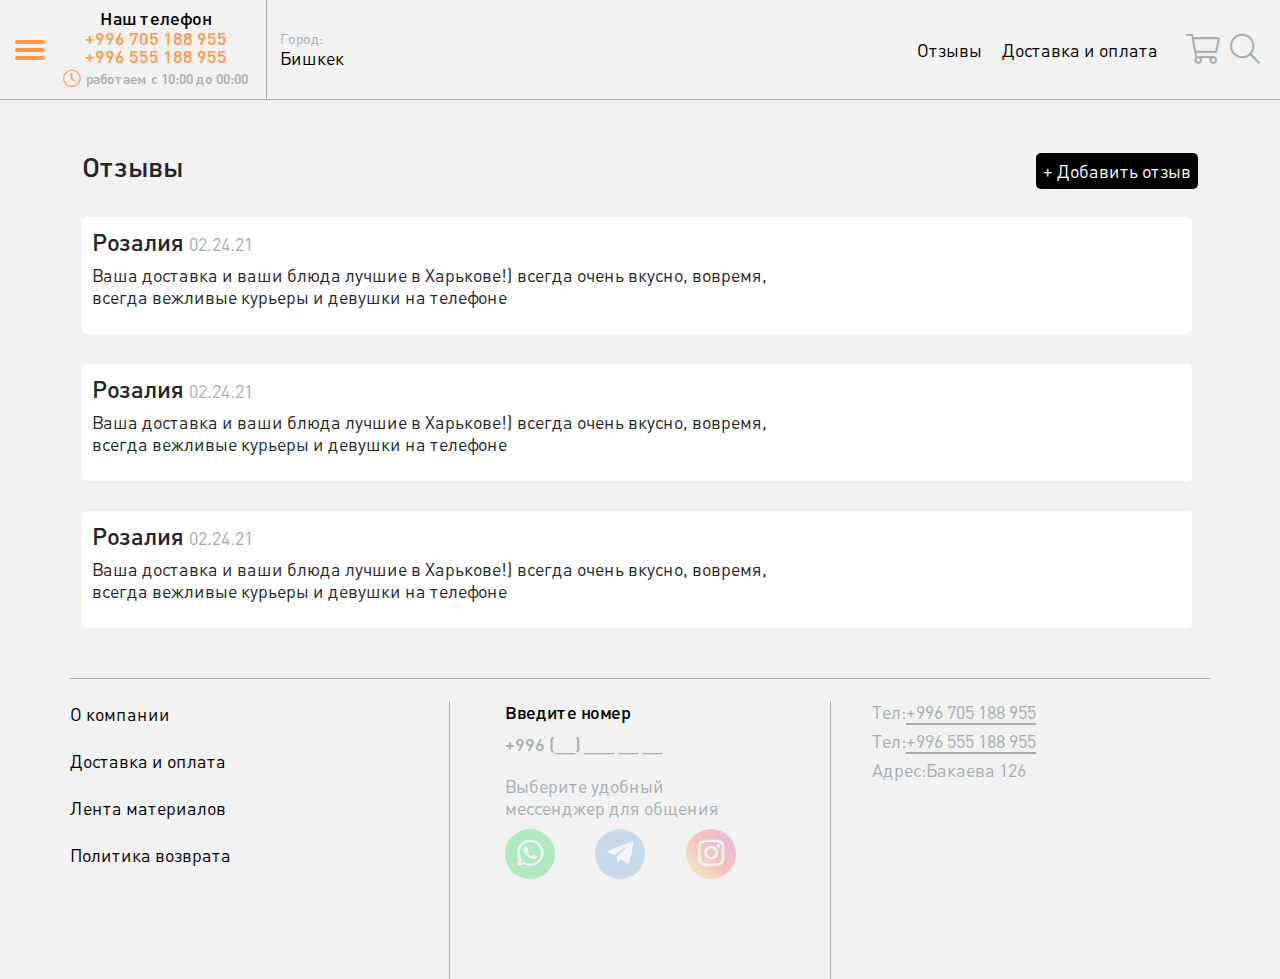
<file: reviews.html>
<!DOCTYPE html>
<html lang="en">
<head>
  <meta charset="UTF-8">
  <meta http-equiv="X-UA-Compatible" content="IE=edge">
  <meta name="viewport" content="width=device-width, initial-scale=1.0">
  <title>Document</title>
  <link rel="stylesheet" href="css/bootstrap.css">
  <link rel="stylesheet" href="css/main.css">
</head>
<body>
  
  <!-- navbar -->
  <nav class="navbar">
    <div class="navbar-navigation d-flex align-items-center">
      <a href="#!" class="navbar-navigation__logo d-md-none d-flex">
        <img src="images/logo.png" alt="">
      </a>
      <a href="#menu" data-bs-toggle="offcanvas" class="navbar-navigation__btn d-md-flex d-none flex-column justify-content-center">
        <span></span>
        <span></span>
        <span></span>
      </a>
    </div>
    <div class="navbar-contacts d-flex flex-md-column flex-row align-items-center flex-md-grow-0 flex-grow-1 justify-content-around">
      <div class="navbar-contacts__phones d-flex flex-column align-items-center">
        <h3>Наш телефон</h3>
        <a href="#!">+996 705 188 955</a>
        <a href="#!">+996 555 188 955</a>
      </div>
      <p class="navbar-contacts__time f300 icon-clock d-flex flex-md-row flex-column align-items-center">
        <span>работаем</span>
        <span>с 10:00 до 00:00</span>
      </p>
    </div>
    <div class="navbar-info d-md-flex d-none align-items-center justify-content-between flex-grow-1">
      <div class="navbar-info__location">
        <p>Город:</p>
        <h3>Бишкек</h3>
      </div>
      <div class="navbar-info__links d-flex align-items-center">
        <a href="#!">Отзывы</a>
        <a href="#!">Доставка и оплата</a>
      </div>
    </div>
    <div class="navbar-icons d-flex align-items-center">
      <a href="#cart" data-bs-toggle="offcanvas" class="f300 icon-cart d-md-flex d-none"></a>
      <a href="#!" class="f300 icon-search"></a>
    </div>
  </nav>
  <nav class="navbar-bottom d-md-none d-flex justify-content-center fixed-bottom w-100">
    <a href="#menu" data-bs-toggle="offcanvas" class="navbar-bottom__link d-flex flex-column align-items-center">
      <img src="images/icon-menu-bottom/icon1.svg" alt="">
      <span>Меню</span>
    </a>
    <a href="#cart" data-bs-toggle="offcanvas" class="navbar-bottom__link d-flex flex-column align-items-center">
      <img src="images/icon-menu-bottom/icon2.svg" alt="">
      <span>Корзина</span>
    </a>
    <a href="#!" class="navbar-bottom__link d-flex flex-column align-items-center">
      <img src="images/icon-menu-bottom/icon3.svg" alt="">
      <span>Отзывы</span>
    </a>
  </nav>
  <!-- menu-left -->
  <div class="offcanvas offcanvas-start menu" id="menu">
    <div class="offcanvas-header flex-column align-items-center">
      <button type="button" class="btn-close align-self-end" data-bs-dismiss="offcanvas"></button>
      <a href="index.html" class="menu-logo d-flex flex-column align-items-center">
        <img src="images/logo.png" alt="">
        <span>romsem</span>
      </a>
    </div>
    <div class="offcanvas-body d-flex justify-content-center">
      <ul class="menu-list navbar-nav">
        <li><a class="" href="#!"><img src="images/icon-menu/item1.svg" alt=""><span>Пицца</span></a></li>
        <li><a class="" href="#!"><img src="images/icon-menu/item2.svg" alt=""><span>Сеты</span></a></li>
        <li><a class="" href="#!"><img src="images/icon-menu/item3.svg" alt=""><span>WOK</span></a></li>
        <li><a class="" href="#!"><img src="images/icon-menu/item4.svg" alt=""><span>Роллы</span></a></li>
        <li><a class="" href="#!"><img src="images/icon-menu/item5.svg" alt=""><span>Суши</span></a></li>
        <li><a class="soon" href="#!"><img src="images/icon-menu/item6.svg" alt=""><span>Салаты</span></a></li>
        <li><a class="soon" href="#!"><img src="images/icon-menu/item7.svg" alt=""><span>Супы</span></a></li>
        <li><a class="" href="#!"><img src="images/icon-menu/item8.svg" alt=""><span>Корн доги</span></a></li>
        <li><a class="" href="#!"><img src="images/icon-menu/item9.svg" alt=""><span>Напитки</span></a></li>
        <li><a class="" href="#!"><img src="images/icon-menu/item10.svg" alt=""><span>Акции</span></a></li>
      </ul>
    </div>
  </div>
  <!-- menu-left end -->
  <!-- menu-right -->
  <div class="offcanvas offcanvas-end cart" id="cart">
    <div class="offcanvas-header">
      <button type="button" class="btn-close" data-bs-dismiss="offcanvas"></button>
    </div>
    <div class="offcanvas-body">
      <div class="cart-products d-flex flex-column align-items-center">
        <h3>Ваша корзина пуста.</h3>
        <a href="#!">Добавьте же скорее что-нибудь!</a>
        <p>Бесплатная доставка от 800 СОМ</p>
      </div>
      <div class="cart-location d-flex flex-column align-items-center">
        <div class="cart-location__map">
          <iframe src="https://www.google.com/maps/embed?pb=!1m18!1m12!1m3!1d33085.97329625019!2d74.57597465452409!3d42.864094454504226!2m3!1f0!2f0!3f0!3m2!1i1024!2i768!4f13.1!3m3!1m2!1s0x389eb7b0b531a1db%3A0x13bdf575e8c155c9!2z0JTQstC1INCf0LDQu9C-0YfQutC4!5e0!3m2!1sru!2s!4v1640274874205!5m2!1sru!2s" loading="lazy"></iframe>
        </div>
        <span class="icon-marker f300"></span>
        <h3>Укажите адрес</h3>
        <a href="#!">И узнайте время доставки</a>
      </div>
    </div>
  </div>
  <!-- menu-right end -->
  <!-- navbar end -->
  
  <div class="reviews container">
      <div class="reviews__top d-flex justify-content-between align-items-center">
          <h3>Отзывы</h3>
          <a href="#!">+ Добавить отзыв</a>
      </div>
      <div class="reviews__content d-flex flex-column">
          <div class="comennt">
              <h3>Розалия <span>02.24.21</span></h3>
              <p>Ваша доставка и ваши блюда лучшие в Харькове!) всегда очень вкусно, вовремя, всегда вежливые курьеры и девушки на телефоне</p>
          </div>
          <div class="comennt">
              <h3>Розалия <span>02.24.21</span></h3>
              <p>Ваша доставка и ваши блюда лучшие в Харькове!) всегда очень вкусно, вовремя, всегда вежливые курьеры и девушки на телефоне</p>
          </div>
          <div class="comennt">
              <h3>Розалия <span>02.24.21</span></h3>
              <p>Ваша доставка и ваши блюда лучшие в Харькове!) всегда очень вкусно, вовремя, всегда вежливые курьеры и девушки на телефоне</p>
          </div>
      </div>
  </div>
  
  <!-- footer -->
  <footer class="footer container">
    <div class="row">
      <div class="col-md-4 footer-box d-md-flex d-none">
        <ul class="footer-box__list navbar-nav">
          <li><a href="#!">О компании</a></li>
          <li><a href="#!">Доставка и оплата</a></li>
          <li><a href="#!">Лента материалов</a></li>
          <li><a href="#!">Политика возврата</a></li>
        </ul>
      </div>
      <div class="col-md-4 footer-box">
        <div class="footer-box__content">
          <h5 class="d-md-flex d-none">Введите номер</h5>
          <span class="d-md-flex d-none">+996 (__) ___ __ __</span>
          <p class="text-md-start text-center">Выберите удобный мессенджер для общения</p>
          <ul class="footer-box__content--social navbar-nav flex-row justify-content-between">
            <li><a href="#!" class="icon-whatsapp f400"></a></li>
            <li><a href="#!" class="icon-telegram f400"></a></li>
            <li><a href="#!" class="icon-instagram f400"></a></li>
          </ul>
        </div>
      </div>
      <div class="col-md-4 footer-box d-flex flex-column align-items-md-start align-items-center">
        <a href="#!" class="footer-box__phone">Тел:<span>+996 705 188 955</span></a>
        <a href="#!" class="footer-box__phone">Тел:<span>+996 555 188 955</span></a>
        <p class="footer-box__address">Адрес:Бакаева 126</p>
      </div>
    </div>
  </footer>
  <!-- footer end -->
  
  
  <script src="js/bootstrap.bundle.min.js"></script>
</body>
</html>
</file>
<file: css/main.css>
@import 'fonts.css';
*{
  text-decoration: none;
  font-family: 'din pro';
  font-weight: 400;
}
/* root */
:root{
  --white: #ffffff;
  --black: #000000;
  --dark: #111111;
  --orange: #FF9846;
  --orange-red: #F46D40;
  --bg: #F2F2F2;
  --grey: #A4ACAD;
  --red: #EB5757;
  --whatsapp: #1BD741;
  --telegram: #61A8DE;
  --instagram: linear-gradient(49.12deg, #FFDD55 6.62%, #FF543E 50.06%, #C837AB 93.5%);
}
/* icons */
*::before,
*::after{
  font-family: 'icons';
}
.f300{font-weight: 300;}
.f400{font-weight: 400;}
.icon-cart::before{content: '\f07a';}
.icon-search::before{content: '\f002';}
.icon-clock::before{content: '\f017';}
.icon-marker::before{content: '\f3c5';}
.icon-arr-left::before{content: '\f053';}
.icon-arr-right::before{content: '\f054';}
.icon-arr-down::before{content: '\f078';}
.icon-whatsapp::before{content: '\f232';}
.icon-telegram::before{content: '\f3fe';}
.icon-instagram::before{content: '\f16d';}
.icon-check::before{content: '\f00c';}
/* body */
body{
  background: var(--bg);
}
/* cursor */
a,
button{
  cursor: url('../images/pointing-white.svg'), auto;
}
/* navbar */
.navbar{
  padding: 0 15px;
  border-bottom: 1px solid var(--grey);
}
.navbar-navigation__logo img{
  width: 47px;
  object-fit: contain;
  display: flex;
}
.navbar-navigation__btn{
  width: 30px;
  height: 30px;
  gap: 4px;
}
.navbar-navigation__btn span{
  width: 100%;
  height: 4px;
  border-radius: 4px;
  background: var(--orange);
}
.navbar-contacts{
  border-right: 1px solid var(--grey);
  padding: 7px 18px;
}
.navbar-contacts__phones h3,
.navbar-contacts__phones a,
.navbar-info__location h3,
.navbar-info__links a{
  font-size: 18px;
  line-height: 22px;
  font-weight: 400;
  color: var(--black);
  margin: 0;
}
.navbar-contacts__phones h3,
.navbar-contacts__phones a,
.navbar-contacts__time span{
  font-weight: 500;
}
.navbar-contacts__phones a{
  color: var(--orange);
  line-height: 18px;
}
.navbar-info__links a{
  padding: 10px;
}
.navbar-info__links a:hover{
  color: var(--orange);
}
.navbar-info__location p,
.navbar-contacts__time span{
  font-size: 14px;
  line-height: 17px;
  color: var(--grey);
  margin: 0;
}
.navbar-contacts__time{
  font-size: 18px;
  color: var(--orange);
  column-gap: 5px;
  margin: 0;
}
.navbar-info{
  padding: 13px;
}
.navbar-icons a{
  padding: 5px;
  font-size: 30px;
  color: var(--grey);
}
/* navbar-bottom */
.navbar-bottom{
  background: var(--white);
  border-top: 1px solid var(--grey);
}
.navbar-bottom__link{
  padding: 11px 17px;
  gap: 4px;
}
.navbar-bottom__link img{
  height: 30px;
  display: flex;
}
.navbar-bottom__link span{
  font-size: 14px;
  line-height: 17px;
  font-weight: 500;
  color: var(--dark);
}
/* menu-left */
.menu-logo img{
  width: 100px;
  display: flex;
}
.menu-logo span{
  font-size: 30px;
  line-height: 30px;
  font-family: 'nexa';
  font-weight: 300;
  text-transform: uppercase;
  color: var(--black);
}
.menu-logo{
  border-bottom: 1px solid var(--grey);
  padding: 5px 21px 30px;
  gap: 10px;
}
.menu-list a{
  display: flex;
  align-items: center;
  column-gap: 20px;
  font-size: 24px;
  line-height: 30px;
  color: var(--black);
  padding: 15px;
  position: relative;
}
.menu-list a:hover{
  color: var(--orange);
}
.menu-list img{
  width: 30px;
}
.menu-list a.soon::before,
.categories__items .soon .categories-item p::before{
  padding: 2px 7px;
  position: absolute;
  content: 'Скоро';
  text-transform: uppercase;
  color: var(--white);
  background: var(--red);
  border-radius: 10px;
  font-size: 11px;
  line-height: 11px;
  font-family: 'din pro';
  font-weight: 400;
  right: 15px;
  top: 7px;
}

/* menu-right */
.cart-location,
.cart-products{
  width: 100%;
  border-radius: 5px;
  background: var(--bg);
  overflow: hidden;
  text-align: center;
  margin-bottom: 20px;
}
.cart-products h3,
.cart-location h3{
  font-size: 24px;
  line-height: 30px;
  font-weight: 500;
  color: var(--black);
  margin: 8px 0 10px;
}
.cart-products a,
.cart-location a{
  font-size: 18px;
  line-height: 22px;
  color: var(--grey);
  margin-bottom: 7px;
  display: flex;
  justify-content: center;
}
.cart-products p{
  width: 100%;
  padding: 11px;
  background: var(--orange);
  color: var(--white);
  margin-bottom: 0;
  margin-top: 19px;
}
.cart-location__map{
  width: 100%;
  height: 150px;
  background: var(--black);
}
.cart-location .icon-marker{
  width: 60px;
  height: 60px;
  border-radius: 50%;
  font-size: 40px;
  background: var(--orange);
  color: var(--white);
  display: flex;
  justify-content: center;
  align-items: center;
  margin-top: -30px;
  position: relative;
  z-index: 5;
}
.cart-location__map iframe{
  width: 100%;
  height: 100%;
  border: none;
  opacity: 0.5;
}
/* header-slider */
.header-slider{
  padding-top: 30px;
  padding-bottom: 30px;
}
.header-slider .carousel-item{
  background: var(--white);
  height: 600px;
}
.header-slider .carousel-item img{
  width: 100%;
  height: 100%;
  object-fit: contain;
  object-position: left;
}
.header-slider .carousel-caption{
  color: var(--black);
  width: 100%;
  height: 100%;
  left: 0;
  top: 0;
  text-align: right;
  padding: 25px;
}
.carousel-caption__text h3{
  font-size: 50px;
  line-height: 50px;
  font-weight: 700;
  color: var(--dark);
  margin-bottom: 10px;
  font-style: italic;
}
.carousel-caption__text p{
  color: var(--orange);
  font-size: 30px;
  line-height: 30px;
  margin-bottom: 0;
  font-weight: 300;
}
.carousel-caption__price--old{
  font-size: 30px;
  line-height: 30px;
  padding: 10px;
  color: var(--dark);
  font-weight: 700;
  position: relative;
  display: flex;
  align-items: center;
}
.carousel-caption__price--old::before{
  width: 100%;
  height: 3px;
  border-radius: 4px;
  background: var(--red);
  position: absolute;
  content: '';
  left: 0;
  transform: rotate(-10deg);
}
.carousel-caption__price--new{
  font-size: 40px;
  line-height: 40px;
  padding: 10px;
  font-weight: 700;
  color: var(--dark);
}
.carousel-caption__btn{
  min-width: 277px;
  padding: 15px;
  background: var(--orange-red);
  color: var(--white);
  font-size: 28px;
  line-height: 28px;
  font-weight: 700;
  border-radius: 5px;
  text-decoration: none;
  text-align: center;
}
.header-slider .carousel-indicators{
  margin: 0;
  padding: 0;
  align-items: center;
  position: unset;
  padding-top: 11px;
}
.header-slider .carousel-indicators li{
  width: 10px;
  height: 10px;
  border-radius: 50%;
  background: var(--grey);
  margin: 0 5px;
  border: none;
  opacity: 1;
}
.header-slider .carousel-indicators li.active{
  width: 12px;
  height: 12px;
  background: var(--orange);
}
/* categories */
.categories{
  padding-bottom: 52px;
}
.categories-item{
  width: 100%;
  height: 200px;
  overflow: hidden;
  position: relative;
  border-radius: 5px;
  display: flex;
}
.categories-item__img{
  width: 100%;
  height: 100%;
  object-fit: cover;
  display: flex;
}
.categories-item p{
  position: absolute;
  width: 100%;
  left: 0;
  top: 0;
  color: var(--white);
  font-size: 18px;
  line-height: 22px;
  font-weight: 500;
  padding: 10px;
  margin: 0;
  display: flex;
  align-items: center;
}
.categories *:nth-of-type(n + 9) .categories-item p{
  font-size: 24px;
  line-height: 30px;
  top: auto;
  bottom: 0;
}
.categories__items .soon .categories-item p::before{
  top: auto;
}
.categories__items{
  --bs-gutter-x: 30px;
  row-gap: 30px;
}
/* tabs */
.tabs-links a{
  font-size: 24px;
  line-height: 30px;
  font-weight: 500;
  color: var(--grey);
  border-bottom: 2px solid var(--grey);
  margin-right: 30px;
  transition: border 0.3s, color 0.3s;
}
.tabs-links a.active{
  color: var(--black);
  border-bottom-color: transparent;
}
/* product card */
.product-card{
  width: 100%;
  height: 100%;
  background: var(--white);
}
.product-card__img{
  width: 100%;
  height: 200px;
  object-fit: contain;
}
.product-card__content--text{
  padding: 20px 17px;
  border-bottom: 1px solid var(--grey);
}
.product-card__content--text h3{
  font-size: 24px;
  line-height: 30px;
  color: var(--black);
  font-weight: 500;
  margin-bottom: 10px;
}
.product-card__content--text p{
  font-size: 18px;
  line-height: 22px;
  color: var(--grey);
  margin-bottom: 0;
}
.product-card__content--price span{
  font-size: 24px;
  line-height: 30px;
  color: var(--black);
  font-weight: 700;
}
.product-card__btn{
  min-width: 143px;
  padding: 5px;
  font-size: 24px;
  line-height: 30px;
  font-weight: 500;
  background: var(--orange-red);
  color: var(--white);
  border-radius: 5px;
  text-align: center;
}
.product-card__content--price{
  padding: 11px 0;
}
.tabs .carousel-item{
  padding: 30px 0;
}
.tabs .carousel-control-prev,
.tabs .carousel-control-next{
  width: 60px;
  height: 60px;
  border-radius: 50%;
  background: var(--dark);
  color: var(--white);
  opacity: 1;
  top: auto;
  bottom: auto;
}
.tabs .carousel-control-prev{left: 3%;}
.tabs .carousel-control-next{right: 3%;}
.tabs .carousel{
  display: flex;
  align-items: center;
}
/* content */
.content{
  padding-top: 20px;
  padding-bottom: 60px;
}
.content-text h3,
.content-text p,
.content-text li{
  color: var(--grey);
}
.content-text h3{
  font-weight: 700;
  font-size: 24px;
  line-height: 30px;
  margin-bottom: 10px;
}
.content-text p,
.content-text li{
  font-size: 18px;
  line-height: 18px;
}
.content-text::before{
  width: 100%;
  height: 109px;
  position: absolute;
  content: '';
  background: linear-gradient(180deg, rgba(242, 242, 242, 0) 0%, #F2F2F2 100%);
  bottom: 0;
  left: 0;
}
.content-btn{
  text-decoration: none;
  color: var(--orange);
  font-size: 24px;
  line-height: 24px;
  column-gap: 10px;
}
/* footer */
.footer{
  padding-top: 22px;
  border-top: 1px solid var(--grey);
}
.footer-box:first-of-type{
  border-right: 1px solid var(--grey);
  padding-left: 0;
}
.footer-box:last-of-type{
  border-left: 1px solid var(--grey);
  padding-left: 41px;
}
.footer-box{
  padding-bottom: 90px;
}
.footer-box__list a,
.footer-box__phone,
.footer-box__address,
.footer-box__content h5,
.footer-box__content span,
.footer-box__content p{
  font-size: 18px;
}
.footer-box__phone,
.footer-box__address,
.footer-box__content h5,
.footer-box__content span,
.footer-box__content p{
  line-height: 22px;
}
.footer-box__content h5,
.footer-box__content span{
  font-weight: 500;
}
.footer-box__list a{
  color: var(--black);
  margin-bottom: 20px;
  display: flex;
}
.footer-box__content h5{
  color: var(--black);
}
.footer-box__content span,
.footer-box__content p,
.footer-box__phone,
.footer-box__address{
  color: var(--grey);
}
.footer-box__content span{
  margin: 10px 0 20px;
  display: flex;
}
.footer-box__content p{
  margin-bottom: 10px;
}
.footer-box__content{
  padding: 0 23% 0 12%;
}
.footer-box__phone span{
  border-bottom: 2px solid var(--grey);
  display: inline-flex;
}
.footer-box__phone{
  margin-bottom: 5px;
}
.footer-box__content--social a{
  width: 50px;
  height: 50px;
  border-radius: 50%;
  color: var(--white);
  display: flex;
  align-items: center;
  justify-content: center;
  font-size: 30px;
  opacity: 0.3;
  transition: opacity 0.3s;
}
.footer-box__content--social a:hover{
  opacity: 1;
}
.footer-box__content--social a.icon-whatsapp{
  background: var(--whatsapp);
}
.footer-box__content--social a.icon-telegram{
  background: var(--telegram);
}
.footer-box__content--social a.icon-instagram{
  background: var(--instagram);
}
/* goods */
.goods{
  padding-bottom: 60px;
}
.goods-cards{
  --bs-gutter-x: 30px;
  row-gap: 30px;
}
.goods-title{
  column-gap: 21px;
}
.goods-title img{
  width: 40px;
  object-fit: contain;
}
.goods-title span{
  font-size: 36px;
  line-height: 44px;
  color: var(--black);
}
.goods-info{
  padding-top: 30px;
  padding-bottom: 30px;
}
/* goods-filter (dropdown)*/
.goods-filter__btn{
  width: 200px;
  border-radius: 15px;
  background: var(--white);
  box-shadow: 0 0 5px 0 rgba(0, 0, 0, 0.5);
  padding: 10px 14px;
}
.goods-filter__btn.show{
  border-radius: 15px 15px 0 0;
}
.goods-filter__btn span{
  font-size: 14px;
  line-height: 17px;
  font-weight: 300;
  color: var(--grey);
  margin-bottom: 5px;
}
.goods-filter__btn--text{
  font-size: 18px;
  line-height: 22px;
  width: 100%;
  color: var(--dark);
}
.goods-filter__btn--text::before{
  font-weight: 300;
  color: var(--orange-red);
  font-size: 15px;
  transform: rotate(180deg);
  transition: transform 0.3s;
}
.goods-filter__btn.show .goods-filter__btn--text::before{
  transform: rotate(0);
}
.goods-filter .dropdown-menu.show{
  border: none;
  border-radius: 0;
  transform: translate3d(0px, 62px, 0px) !important;
  display: flex;
  flex-direction: column;
  width: 100%;
  box-shadow: 0 5px 5px 0 rgba(0, 0, 0, 0.5);
  padding: 0 9px;
}
.goods-filter .dropdown-menu.show a{
  padding: 10px 5px;
  color: var(--dark);
  font-size: 18px;
  line-height: 22px;
}
.goods-filter .dropdown-menu.show a:hover{
  color: var(--orange-red);
}
.goods-filter .dropdown-menu.show a:first-of-type{
  border-top: 1px solid var(--grey);
}
/* form */
.form{
  padding-top: 55px;
  padding-bottom: 55px;
}
.form .row{
  --bs-gutter-x: 20px;
  row-gap: 20px;
}

.form input{
  width: 100%;
  flex-grow: 1;
  background: var(--white);
  padding: 9px 10px;
  border-radius: 5px;
  border: none;
  outline: none;
  color: var(--dark);
  font-size: 18px;
  line-height: 22px;
}
.form-payment .nav a,
.form-delivery .nav a,
.form-time .nav a{
  width: 50%;
  display: flex;
  justify-content: center;
  color: var(--dark);
  font-size: 18px;
  line-height: 22px;
  text-decoration: none;
  padding: 9px 10px;
}
.form .nav{
  width: 100%;
  border-radius: 5px;
  overflow: hidden;
  background: var(--white);
}
.form-payment .nav,
.form-time .nav{
  margin-bottom: 20px;
}
.form .nav a.active{
  background: var(--orange);
  color: var(--white);
}
.checkbox input{
  flex-grow: unset;
  width: auto;
  opacity: 0;
}
.checkbox{
  display: flex;
  align-items: center;
  height: 100%;
  width: 100%;
  position: relative;
}
.checkbox-text{
  display: flex;
  height: 100%;
  align-items: center;
  margin-left: 20px;
  font-size: 18px;
  line-height: 22px;
}
.checkbox-text::before{
  width: 22px;
  height: 22px;
  border: 2px solid var(--white);
  background: var(--white);
  border-radius: 50%;
  position: absolute;
  content: '';
  left: 0;
}
.checkbox input:checked + .checkbox-text::before{
  background: var(--orange);
}
.checkbox .icon-check{
  position: absolute;
  left: 6px;
  font-size: 12px;
  color: var(--white);
  transform: scale(0);
  transition: transform 0.3s;
}
.checkbox input:checked + .checkbox-text .icon-check{
  transform: scale(1);
}
.form-cutlery{
  display: flex;
  align-items: center;
  height: 100%;
  column-gap: 30px;
}
.form-cutlery p{
  font-size: 18px;
  line-height: 22px;
  font-weight: 500;
  color: var(--black);
  margin: 0;
}
.form-cutlery__num{
  display: flex;
  align-items: center;
  column-gap: 10px;
}
.form-cutlery__num--symbol{
  width: 20px;
  height: 20px;
  border-radius: 50%;
  background: transparent;
  display: flex;
  justify-content: center;
  align-items: center;
  position: relative;
  font-size: 0;
  cursor: pointer;
}
.form-cutlery__num--symbol::before,
.form-cutlery__num--symbol::after{
  width: 10px;
  height: 2px;
  border-radius: 2px;
  background: var(--black);
  position: absolute;
  content: '';
}
.form-cutlery__num--symbol:last-of-type:after{
  transform: rotate(90deg);
}
.form-cutlery__num--symbol:hover::before,
.form-cutlery__num--symbol:hover::after{
  background: var(--white);
}
.form-cutlery__num--symbol:hover,
.form-cutlery__num--symbol:hover{
  background: var(--orange-red);
}
.form-cutlery__num--amount{
  font-size: 18px;
  line-height: 22px;
  font-weight: 700;
}
.form-btn{
  width: 100%;
  border: none;
  outline: none;
  cursor: pointer;
  background: var(--orange-red);
  color: var(--white);
  border-radius: 5px;
  padding: 12px;
  font-size: 18px;
  line-height: 22px;
}
.form-offer p{
  text-align: center;
  font-size: 14px;
  line-height: 17px;
  color: var(--black);
}
.form-offer a{
  color: var(--black);
  font-size: 14px;
  line-height: 17px;
  font-weight: 500;
  text-decoration: none;
  border-bottom: 1px solid var(--black);
}
/* reviews */
.reviews__top{
  margin-top: 50px;
  margin-bottom: 25px;
}
.reviews__top a{
  color: var(--white);
  font-size: 18px;
  line-height: 22px;
  padding: 7px;
  background: var(--black);
  border-radius: 5px;
}
.reviews__content{
  row-gap: 30px;
}
.comennt{
  background: var(--white);
  border-radius: 5px;
  max-width: 1110px;
  min-height: 114px;
  padding: 10px;
}
.comennt h3{
  font-size: 24px;
  line-height: 29px;
  font-weight: 500;
}
.comennt span{
  font-size: 18px;
  line-height: 22px;
  color: var(--grey);
}
.comennt p{
  max-width: 710px;
  font-size: 18px;
  line-height: 22px;
}
.comennt:last-of-type{
  margin-bottom: 50px;
}


@media (max-width: 1399.9px) {
  .tabs .carousel-control-prev{left: 0;}
  .tabs .carousel-control-next{right: 0;}
}
@media (max-width: 1199.9px) {
  .header-slider .carousel-item img{
    width: 70%;
  }
  .header-slider .carousel-item{
    height: 500px;
  }
}
@media (max-width: 991.9px) {
  .header-slider .carousel-item{
    height: 400px;
  }
  .product-card__img{
    height: 130px;
    padding: 15px 0 0;
  }
  .product-card__content--text{
    padding: 5px;
  }
  .product-card__content--text h3{
    font-size: 20px;
    line-height: 20px;
    margin: 0;
  }
  .product-card__content--text p{
    font-size: 15px;
    line-height: 17px;
  }
}
@media (max-width: 767.9px) {
  .navbar-contacts{
    border: none;
    padding: 7px;
  }
  .navbar-icons .icon-search{
    padding: 0;
  }
  .navbar{
    background: var(--white);
  }
  .categories__items{
    --bs-gutter-x: 10px;
    row-gap: 10px;
    padding-top: 20px;
  }
  .categories-item{
    height: 150px;
  }
  .content-text{
    height: 230px;
    overflow: hidden;
  }
  .footer{
    border: none;
  }
  .footer-box{
    padding-bottom: 30px;
  }
  .footer-box__content{
    padding: 0 5%;
  }
  .footer-box:last-of-type{
    border: none;
    padding-left: calc(var(--bs-gutter-x) * 0.5);
    padding-bottom: 90px;
  }
  .content,
  .categories{
    padding-bottom: 0;
  }
  .goods .product-card{
    padding: 15px;
    border-radius: 10px;
  }
  .goods-cards{
    --bs-gutter-x: 10px;
    row-gap: 10px;
  }
  .goods .product-card__img{
    width: 40%;
    padding: 0;
    height: 100px;
  }
  .goods .product-card__content{
    width: 60%;
  }
  .goods .product-card__content--text{
    border: none;
  }
  .goods .product-card__content--text h3{
    font-size: 18px;
    line-height: 22px;
  }
  .goods .product-card__content--text p{
    font-size: 14px;
    line-height: 17px;
  }
  .goods .product-card__content--price span,
  .goods .product-card__btn{
    font-size: 18px;
    line-height: 22px;
  }
  .goods .product-card__btn{
    min-width: 95px;
  }
  .goods .product-card__content--price,
  .goods .product-card__content--text{
    padding: 0 0 0 10px;
  }
  .form-info{ order: -20;}
  .form-delivery{ order: -19;}
  .form-payment{ order: -17;}
  .form-address{ order: -18;}
  .form-email{ order: -16;}
  .reviews__top h3{
    text-align: center;
     order: -30;
    }
  .comennt{
    order: -5;
  }
  .reviews__top a{ order: -20;}
}
@media (max-width: 575.9px) {
  .menu-logo{
    padding-bottom: 10px;
  }
  .menu-logo img{
    width: 70px;
  }
  .menu-list a{
    padding: 5px;
  }
  .menu-list a.soon::before{
    top: 0;
  }
  .menu .offcanvas-header,
  .menu .offcanvas-body{
    padding: 5px 15px;
  }
  .goods-filter,
  .goods-filter__btn{
    width: 100%;
  }
  .goods-filter__btn{
    height: 50px;
  }
  .goods-filter__btn span{
    font-size: 0;
    width: 18px;
    height: 3px;
    border-radius: 3px;
    background: var(--orange-red);
    position: relative;
    margin: 0 25px 0 0;
  }
  .goods-filter__btn span::before,
  .goods-filter__btn span::after{
    width: 24px;
    height: 3px;
    border-radius: 3px;
    position: absolute;
    content: '';
    background: var(--orange-red);
    left: 0;
  }
  .goods-filter__btn span::before{
    top: -7px;
  }
  .goods-filter__btn span::after{
    bottom: -7px;
  }
  .goods-filter .dropdown-menu.show{
    transform: translate3d(0px, 47px, 0px) !important;
  }
}
@media (max-width: 480px) {
  .navbar-contacts__phones h3,
  .navbar-contacts__phones a,
  .navbar-contacts__time span{
    font-size: 12px;
    line-height: 15px;
  }
  .navbar-bottom__link{
    padding: 5px 20px;
  }
  .navbar-bottom__link span{
    display: none;
  }
  .goods .product-card{
    padding: 5px;
  }
}
@media (max-width: 360px) {
  .goods .product-card__content--price span,
  .goods .product-card__btn{
    font-size: 16px;
    line-height: 16px;
  }
  .goods .product-card__btn{
    min-width: 80px;
  }
}
</file>
